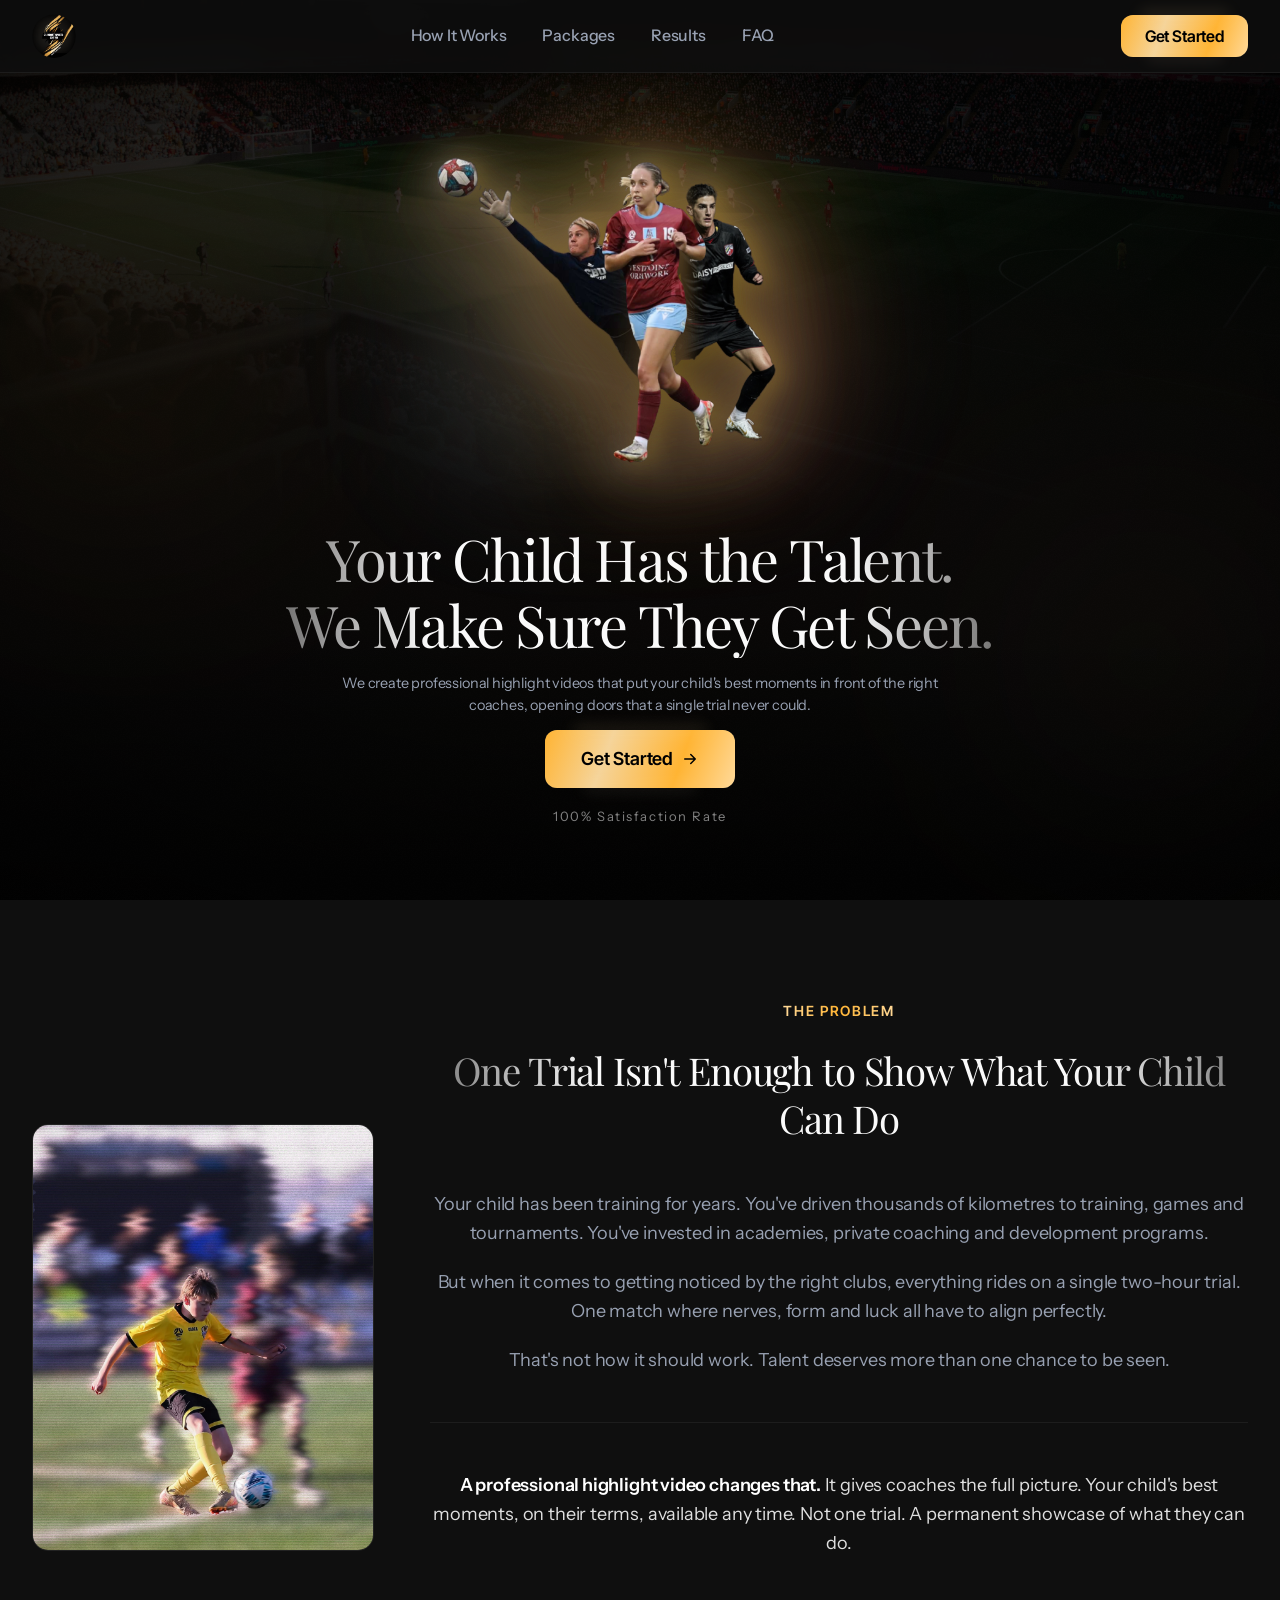
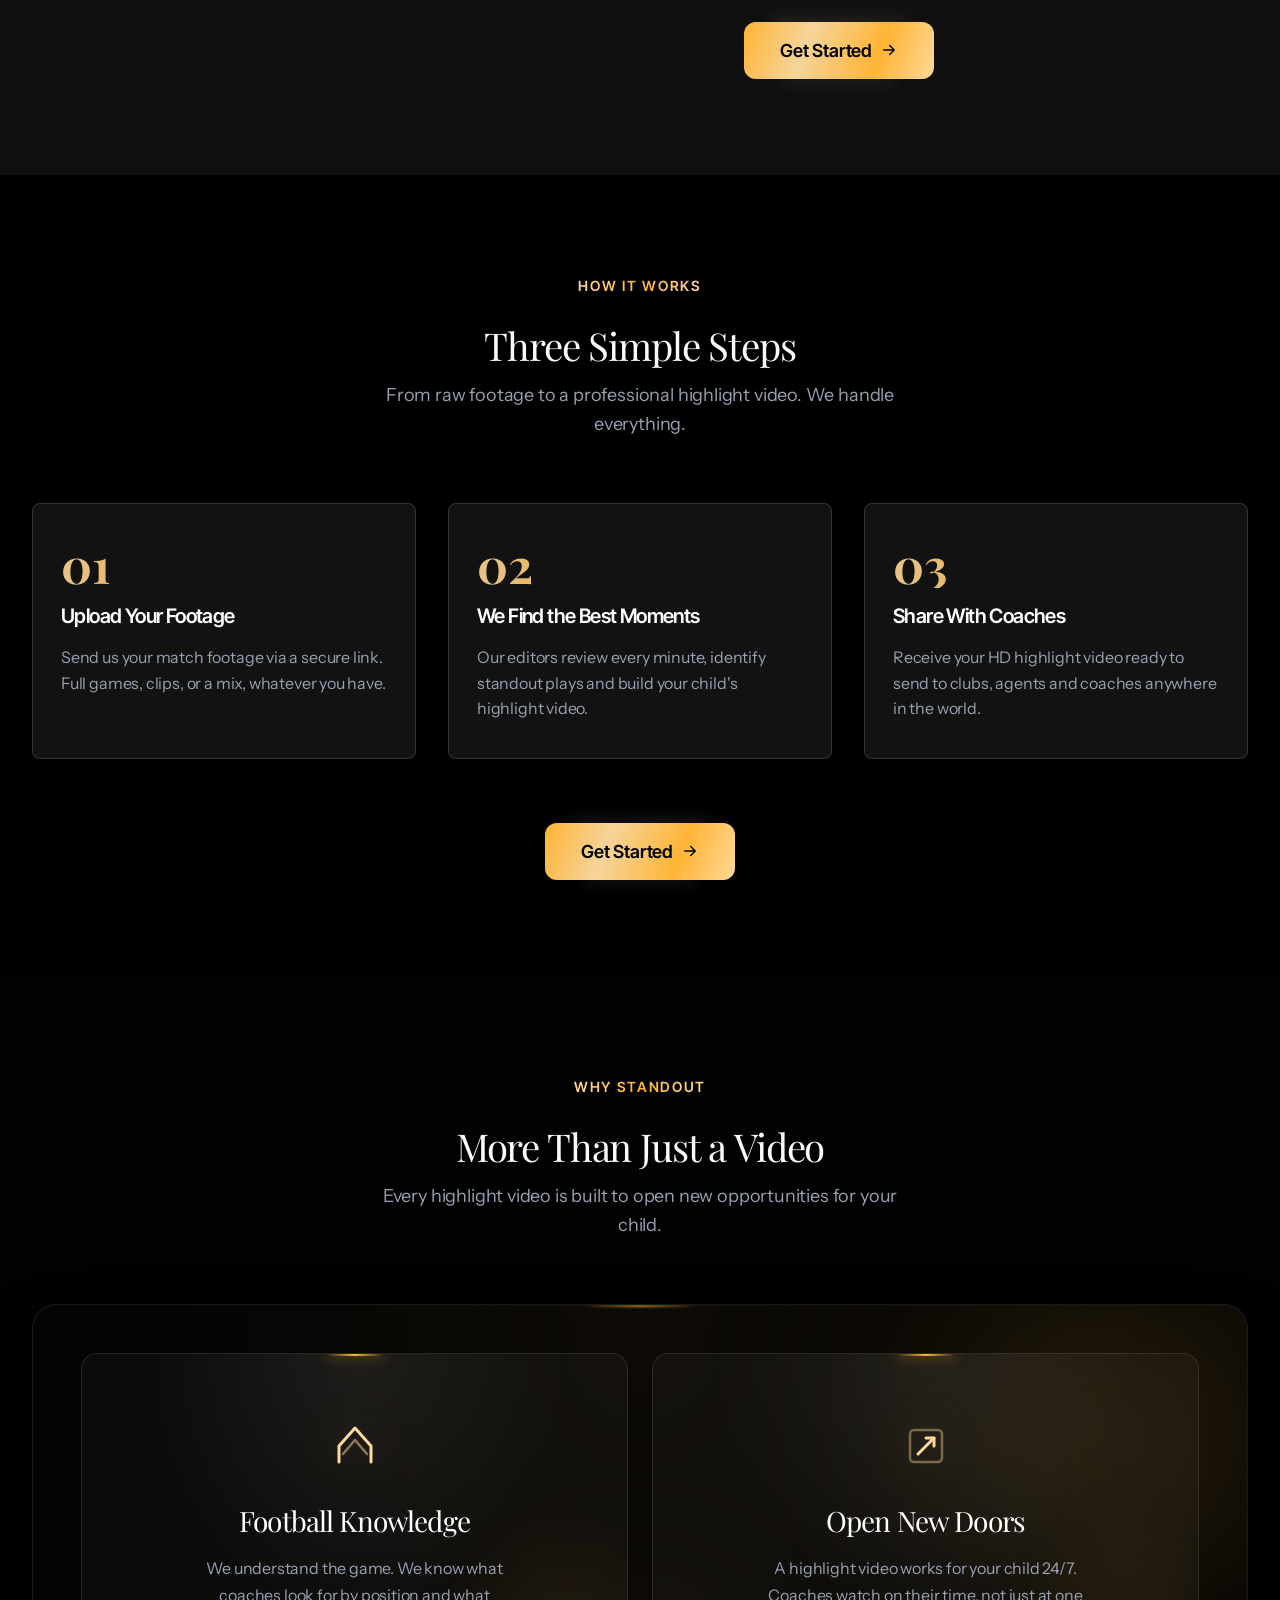
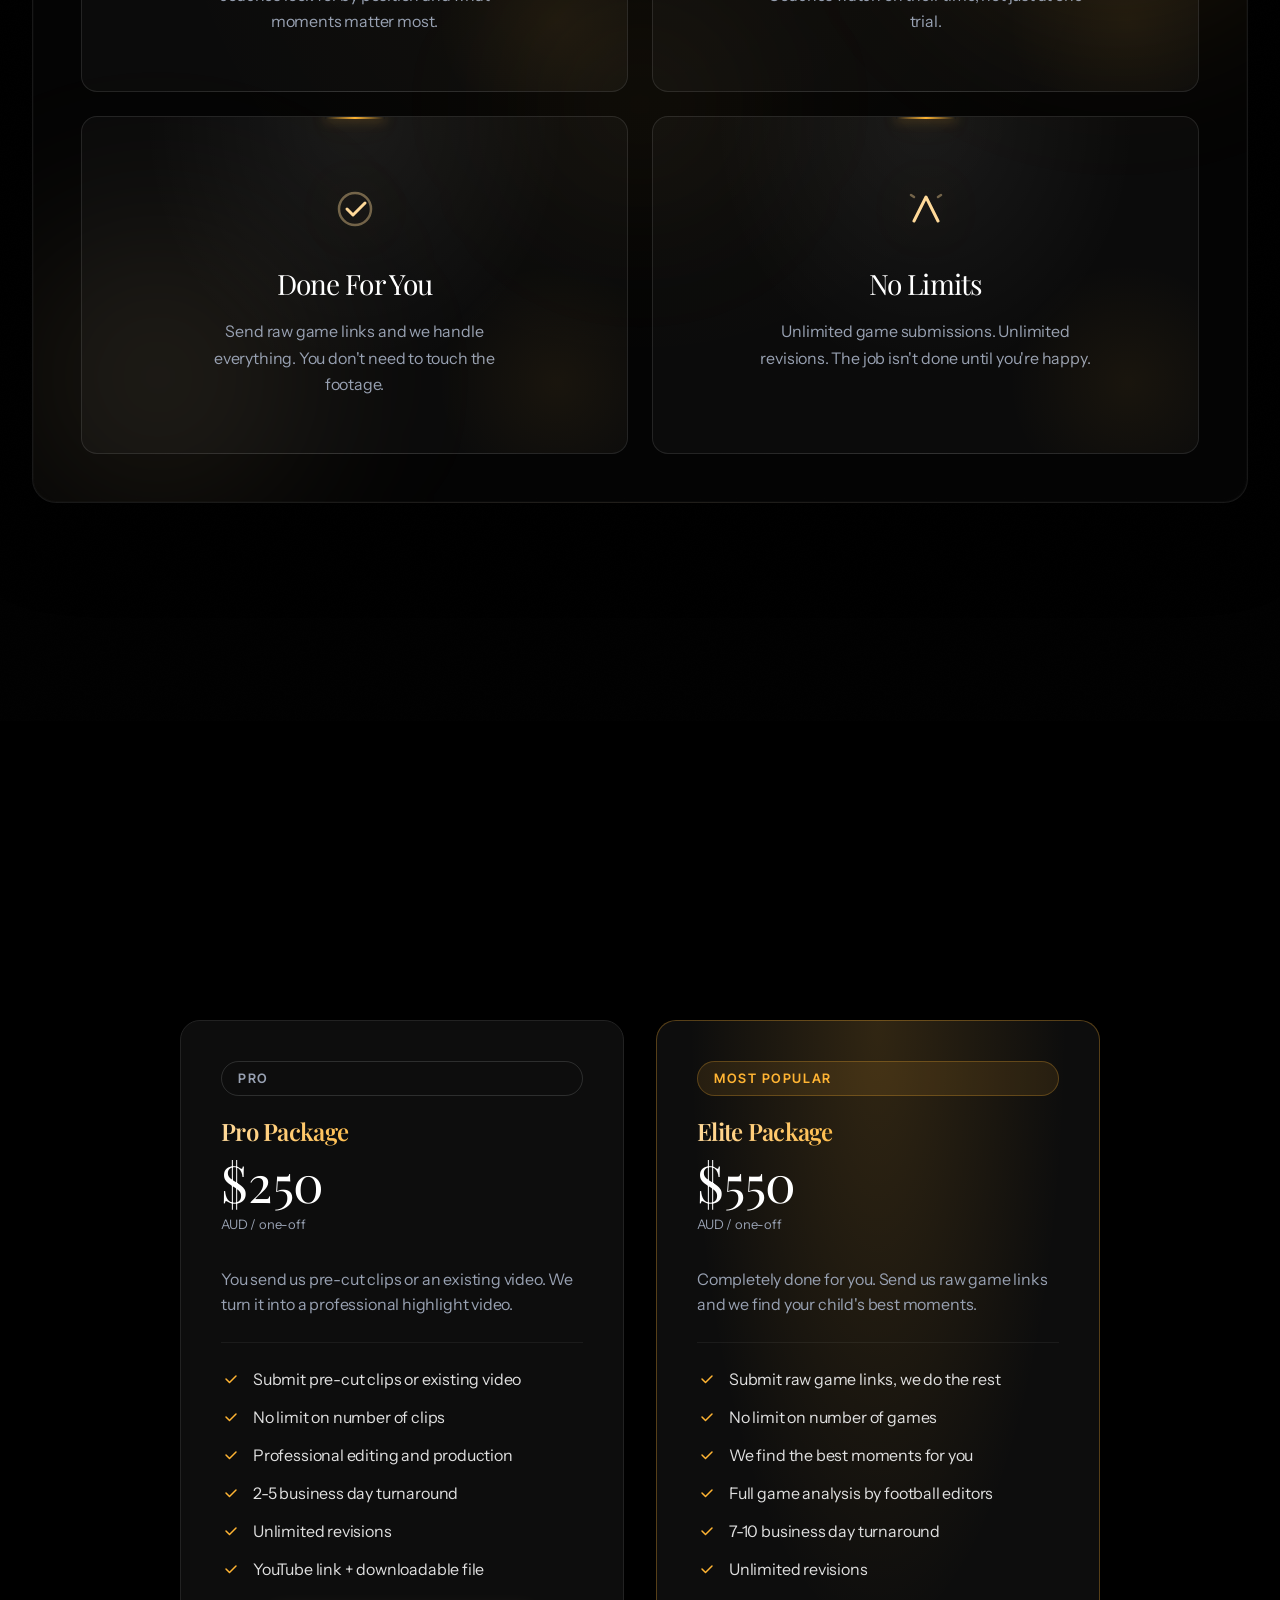
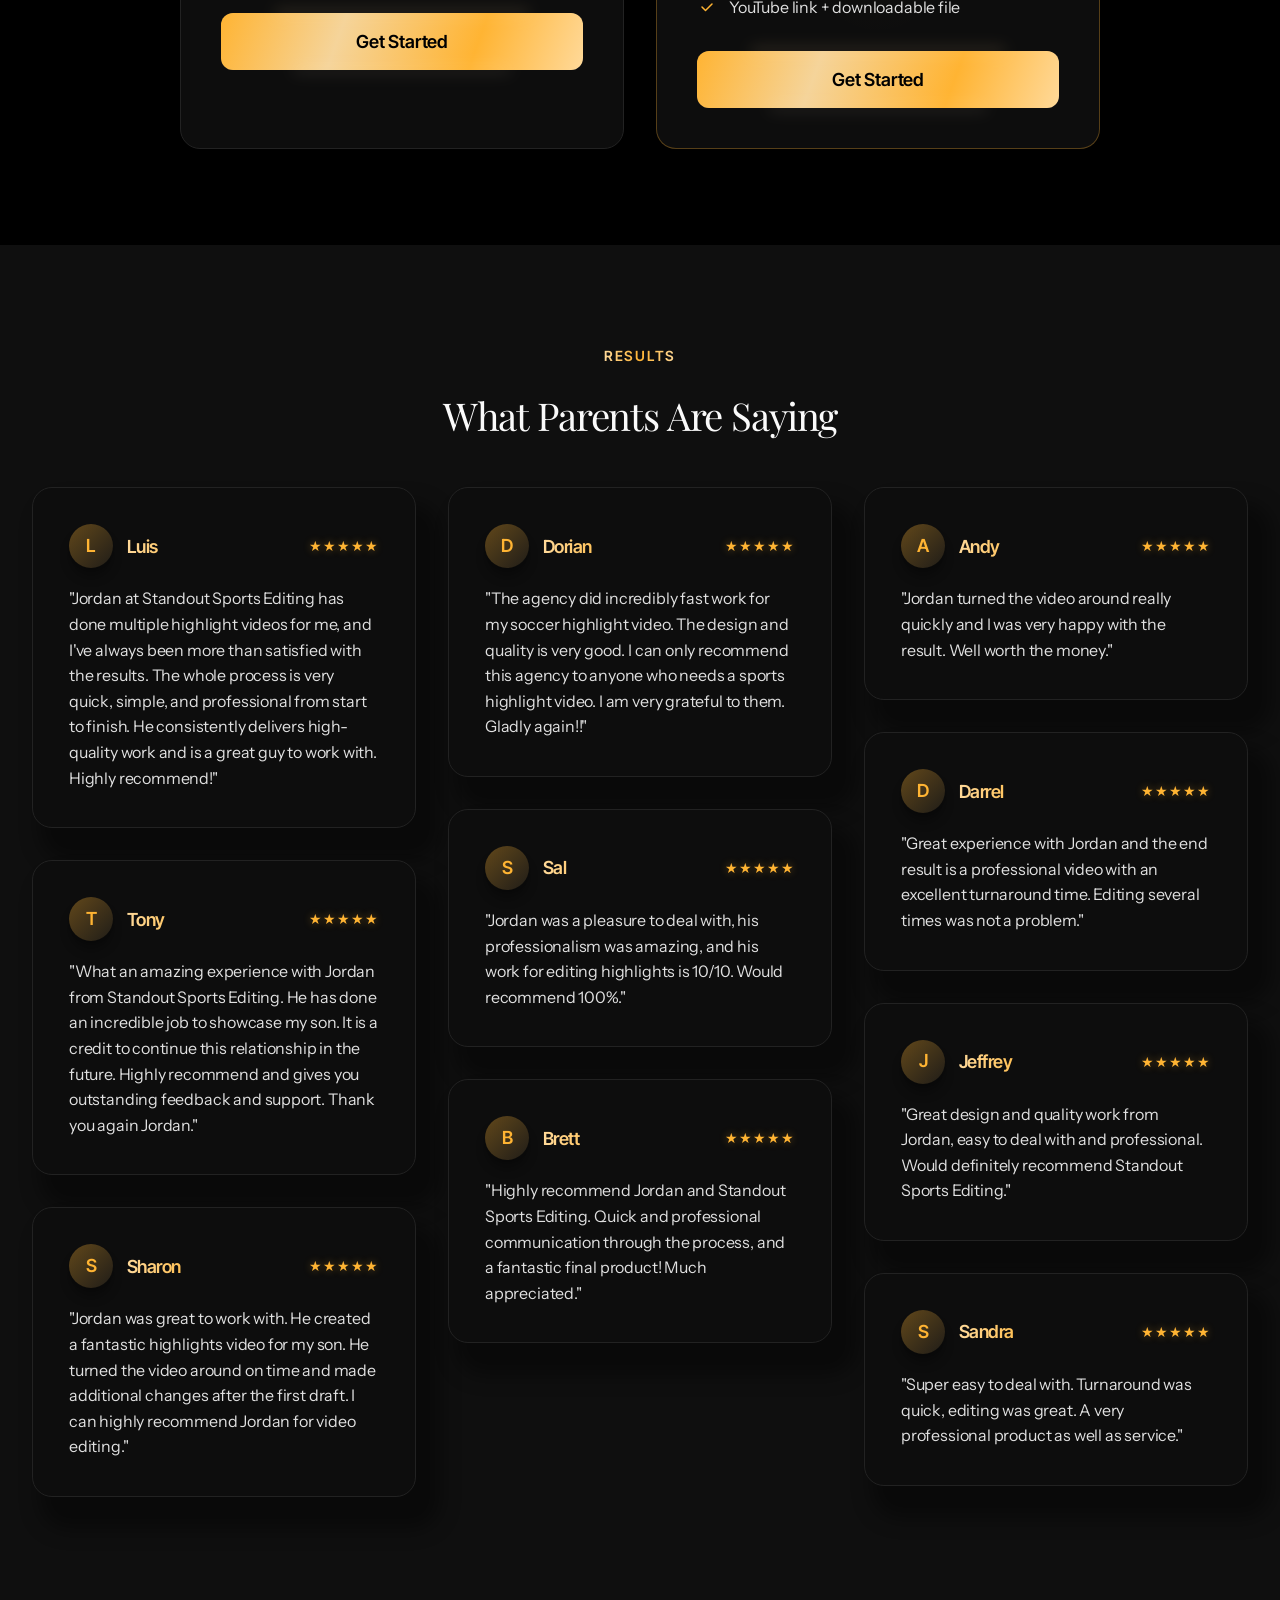
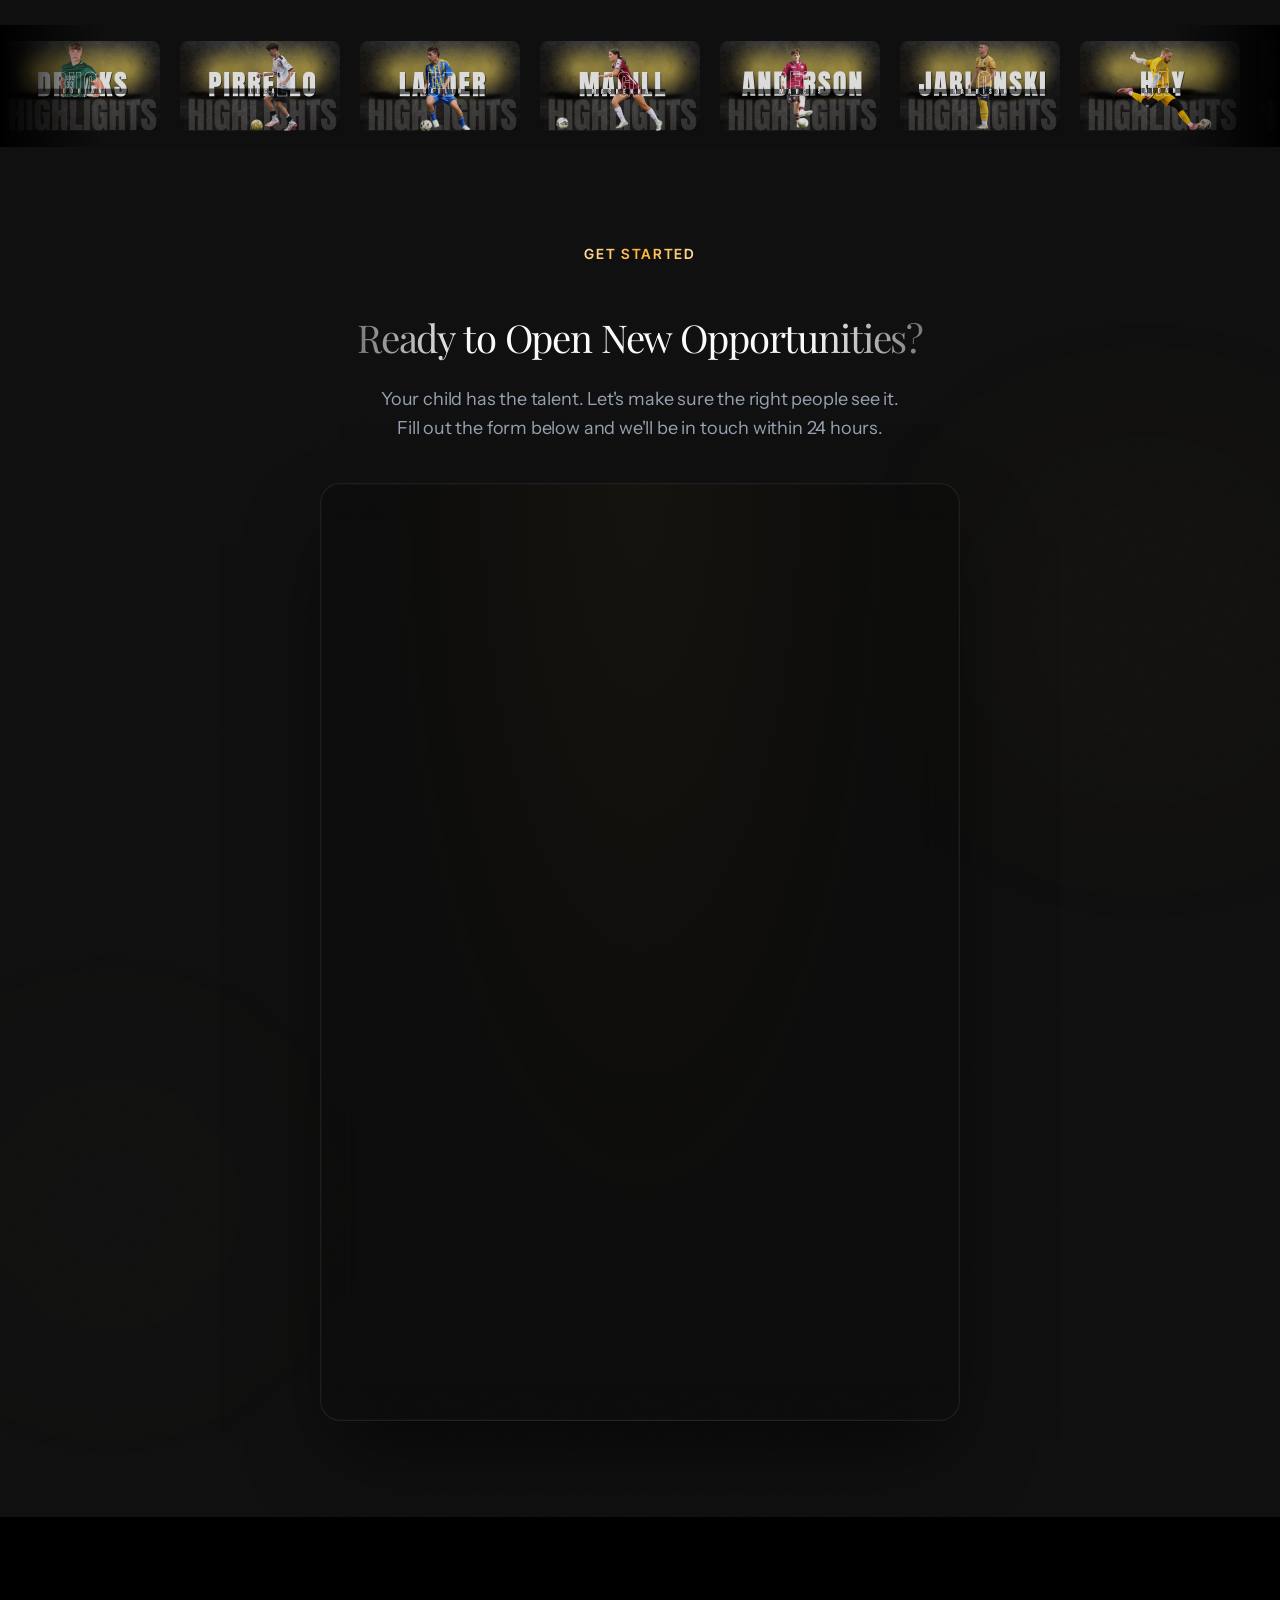
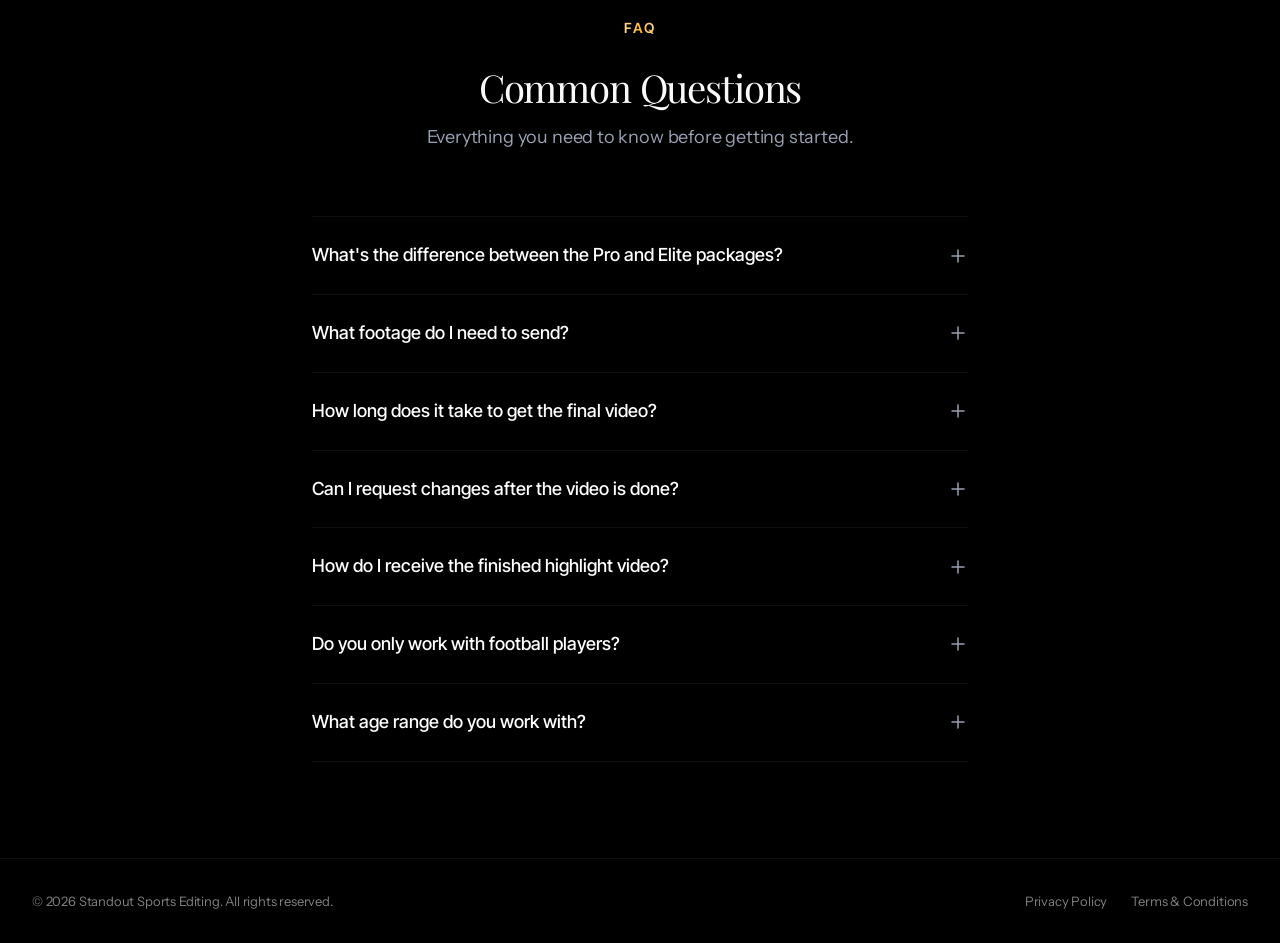
<file: index.html>
<!DOCTYPE html>
<html lang="en-AU">
<head>
  <meta charset="UTF-8">
  <meta name="viewport" content="width=device-width, initial-scale=1.0">
  <title>Standout Sports Editing | Professional Highlight Videos for Football Players</title>
  <meta name="description" content="Professional highlight videos for competitive Australian football players. We turn raw match footage into a tool that opens doors to new opportunities.">

  <!-- Open Graph -->
  <meta property="og:type" content="website">
  <meta property="og:title" content="Standout Sports Editing">
  <meta property="og:description" content="Professional highlight videos for competitive Australian football players.">

  <!-- Favicon -->
  <link rel="icon" type="image/png" href="Logo/Circlelogo%20(1).png">
  <link rel="apple-touch-icon" href="Logo/Circlelogo%20(1).png">

  <!-- Meta Pixel Code -->
  <script>
  !function(f,b,e,v,n,t,s)
  {if(f.fbq)return;n=f.fbq=function(){n.callMethod?
  n.callMethod.apply(n,arguments):n.queue.push(arguments)};
  if(!f._fbq)f._fbq=n;n.push=n;n.loaded=!0;n.version='2.0';
  n.queue=[];t=b.createElement(e);t.async=!0;
  t.src=v;s=b.getElementsByTagName(e)[0];
  s.parentNode.insertBefore(t,s)}(window, document,'script',
  'https://connect.facebook.net/en_US/fbevents.js');
  fbq('init', '509986432991824');
  fbq('track', 'PageView');
  </script>
  <noscript><img height="1" width="1" style="display:none"
  src="https://www.facebook.com/tr?id=509986432991824&ev=PageView&noscript=1"
  /></noscript>
  <!-- End Meta Pixel Code -->

  <!-- Fonts: Playfair Display (headings) + Instrument Sans (body) + Inter Tight (display) -->
  <link rel="preconnect" href="https://fonts.googleapis.com">
  <link rel="preconnect" href="https://fonts.gstatic.com" crossorigin>
  <link href="https://fonts.googleapis.com/css2?family=Instrument+Sans:wght@400;500;600;700&family=Inter+Tight:wght@400;500;600;700&family=Playfair+Display:ital,wght@0,400;0,500;0,600;0,700;1,400&display=swap" rel="stylesheet">

  <!-- Stylesheets -->
  <link rel="stylesheet" href="css/variables.css">
  <link rel="stylesheet" href="css/base.css">
  <link rel="stylesheet" href="css/components.css">
  <link rel="stylesheet" href="css/sections.css">
  <link rel="stylesheet" href="css/responsive.css">
</head>
<body>

  <!-- ================================================================
       NAVIGATION
       ================================================================ -->
  <header class="nav" id="nav">
    <div class="nav__inner container">
      <a class="nav__logo" href="#" aria-label="Standout Sports Editing">
        <img class="nav__logo-img" src="Logo/Circlelogo%20(1).png" alt="Standout Sports Editing" />
      </a>

      <nav class="nav__links">
        <a class="nav__link" href="#how-it-works">How It Works</a>
        <a class="nav__link" href="#packages">Packages</a>
        <a class="nav__link" href="#social-proof">Results</a>
        <a class="nav__link" href="#faq">FAQ</a>
      </nav>

      <a class="btn-gold btn-gold--sm nav__cta" href="#inquiry">
        <span class="btn-gold__glow-1"></span>
        <span class="btn-gold__glow-2"></span>
        <span class="btn-gold__inner">Get Started</span>
        <span class="btn-gold__border-top"></span>
        <span class="btn-gold__border-bottom"></span>
      </a>

      <button class="nav__hamburger" aria-label="Open menu" aria-expanded="false">
        <span></span>
        <span></span>
        <span></span>
      </button>
    </div>

    <!-- Mobile nav panel -->
    <div class="nav__mobile-panel">
      <a class="nav__mobile-link" href="#how-it-works">How It Works</a>
      <a class="nav__mobile-link" href="#packages">Packages</a>
      <a class="nav__mobile-link" href="#social-proof">Results</a>
      <a class="nav__mobile-link" href="#faq">FAQ</a>
      <a class="btn-gold btn-gold--sm" href="#inquiry" style="align-self:flex-start;margin-top:8px">
        <span class="btn-gold__glow-1"></span>
        <span class="btn-gold__glow-2"></span>
        <span class="btn-gold__inner">Get Started</span>
        <span class="btn-gold__border-top"></span>
        <span class="btn-gold__border-bottom"></span>
      </a>
    </div>
  </header>


  <!-- ================================================================
       SECTION 1: HERO
       ================================================================ -->
  <section class="hero" id="hero">
    <!-- Stadium atmosphere base (CSS-generated, always present) -->
    <div class="hero__atmosphere"></div>
    <!-- Optional photo layer: drop JPG at Images/hero-stadium.jpg -->
    <div class="hero__bg"></div>
    <!-- Vignette + darkening for legibility + theme cohesion -->
    <div class="hero__vignette"></div>

    <!-- Canvas particle dust -->
    <canvas class="hero__particles" id="hero-particles"></canvas>
    <div class="noise-overlay"></div>

    <!-- Ambient glow orbs (warm floodlight hint) -->
    <div class="hero__orb hero__orb--1"></div>
    <div class="hero__orb hero__orb--2"></div>

    <div class="hero__content container text-center" data-reveal>
      <!-- Hero composite image with holographic glow -->
      <div class="hero__image-wrap">
        <img class="hero__image" src="Images/Hero_%201%20(1).png" alt="Elite youth footballers in action" />
      </div>
      <h1 class="hero__headline headline-fade">
        Your Child Has the Talent.<br>We Make Sure They Get Seen.
      </h1>
      <p class="hero__subtext">
        We create professional highlight videos that put your child's best moments
        in front of the right coaches, opening doors that a single trial never could.
      </p>
      <a class="btn-gold" href="#inquiry">
        <span class="btn-gold__glow-1"></span>
        <span class="btn-gold__glow-2"></span>
        <span class="btn-gold__inner">
          Get Started
          <svg class="btn-gold__arrow" viewBox="0 0 18 18" fill="none" xmlns="http://www.w3.org/2000/svg">
            <path d="M3.75 9H14.25M14.25 9L9.75 4.5M14.25 9L9.75 13.5" stroke="currentColor" stroke-width="1.5" stroke-linecap="round" stroke-linejoin="round"/>
          </svg>
        </span>
        <span class="btn-gold__border-top"></span>
        <span class="btn-gold__border-bottom"></span>
      </a>
      <p class="hero__proof">100% Satisfaction Rate</p>
    </div>
  </section>


  <!-- ================================================================
       SECTION 2: PROBLEM / AGITATION
       ================================================================ -->
  <section class="problem" id="problem">
    <div class="container" data-reveal>
      <div class="problem__grid">
        <div class="problem__image-wrap">
          <img class="problem__image" src="Images/its-time.png" alt="It's Time — Standout Sports Editing" loading="lazy" />
        </div>
        <div class="problem__text">
          <span class="eyebrow gold-text">The Problem</span>
          <h2 class="problem__headline headline-fade">
            One Trial Isn't Enough to Show What Your Child Can Do
          </h2>
          <div class="problem__body">
            <p>
              Your child has been training for years. You've driven thousands of kilometres to training,
              games and tournaments. You've invested in academies, private coaching and development programs.
            </p>
            <p>
              But when it comes to getting noticed by the right clubs, everything rides on a single
              two-hour trial. One match where nerves, form and luck all have to align perfectly.
            </p>
            <p>
              That's not how it should work. Talent deserves more than one chance to be seen.
            </p>
          </div>
          <div class="problem__pivot">
            <p>
              <strong>A professional highlight video changes that.</strong> It gives coaches the full
              picture. Your child's best moments, on their terms, available any time. Not one trial.
              A permanent showcase of what they can do.
            </p>
          </div>
          <div class="section-cta" data-reveal>
            <a class="btn-gold" href="#inquiry">
              <span class="btn-gold__glow-1"></span>
              <span class="btn-gold__glow-2"></span>
              <span class="btn-gold__inner">
                Get Started
                <svg class="btn-gold__arrow" viewBox="0 0 18 18" fill="none" xmlns="http://www.w3.org/2000/svg">
                  <path d="M3.75 9H14.25M14.25 9L9.75 4.5M14.25 9L9.75 13.5" stroke="currentColor" stroke-width="1.5" stroke-linecap="round" stroke-linejoin="round"/>
                </svg>
              </span>
              <span class="btn-gold__border-top"></span>
              <span class="btn-gold__border-bottom"></span>
            </a>
          </div>
        </div>
      </div>
    </div>
  </section>


  <!-- ================================================================
       SECTION 3: HOW IT WORKS
       ================================================================ -->
  <section class="how-it-works" id="how-it-works">
    <div class="container text-center">
      <div data-reveal>
        <span class="eyebrow gold-text">How It Works</span>
        <h2 class="headline-fade">Three Simple Steps</h2>
        <p class="section-subtitle">From raw footage to a professional highlight video. We handle everything.</p>
      </div>

      <div class="steps-grid">
        <div class="glass-card step-card" data-reveal data-reveal-delay="0">
          <div class="step-card__number gold-text">01</div>
          <h3 class="step-card__title">Upload Your Footage</h3>
          <p class="step-card__desc">
            Send us your match footage via a secure link. Full games, clips, or a mix, whatever you have.
          </p>
        </div>

        <div class="glass-card step-card" data-reveal data-reveal-delay="100">
          <div class="step-card__number gold-text">02</div>
          <h3 class="step-card__title">We Find the Best Moments</h3>
          <p class="step-card__desc">
            Our editors review every minute, identify standout plays and build your child's highlight video.
          </p>
        </div>

        <div class="glass-card step-card" data-reveal data-reveal-delay="200">
          <div class="step-card__number gold-text">03</div>
          <h3 class="step-card__title">Share With Coaches</h3>
          <p class="step-card__desc">
            Receive your HD highlight video ready to send to clubs, agents and coaches anywhere in the world.
          </p>
        </div>
      </div>

      <div class="section-cta" data-reveal>
        <a class="btn-gold" href="#inquiry">
          <span class="btn-gold__glow-1"></span>
          <span class="btn-gold__glow-2"></span>
          <span class="btn-gold__inner">
            Get Started
            <svg class="btn-gold__arrow" viewBox="0 0 18 18" fill="none" xmlns="http://www.w3.org/2000/svg">
              <path d="M3.75 9H14.25M14.25 9L9.75 4.5M14.25 9L9.75 13.5" stroke="currentColor" stroke-width="1.5" stroke-linecap="round" stroke-linejoin="round"/>
            </svg>
          </span>
          <span class="btn-gold__border-top"></span>
          <span class="btn-gold__border-bottom"></span>
        </a>
      </div>
    </div>
  </section>


  <!-- ================================================================
       SECTION 4: OUTCOMES & BENEFITS (consulting.com 2x2 card grid)
       ================================================================ -->
  <section class="benefits" id="benefits">
    <!-- Particle canvas for ambient dust -->
    <canvas class="benefits__particles" id="benefits-particles"></canvas>
    <div class="noise-overlay"></div>

    <div class="container text-center">
      <div data-reveal>
        <span class="eyebrow gold-text">Why Standout</span>
        <h2 class="headline-fade">More Than Just a Video</h2>
        <p class="section-subtitle">Every highlight video is built to open new opportunities for your child.</p>
      </div>

      <!-- Outer container card (consulting.com wrapper) -->
      <div class="benefits-wrapper" data-reveal>
        <!-- Ambient glow orbs inside wrapper -->
        <div class="benefits-wrapper__orb benefits-wrapper__orb--1"></div>
        <div class="benefits-wrapper__orb benefits-wrapper__orb--2"></div>
        <div class="benefits-wrapper__orb benefits-wrapper__orb--3"></div>

        <div class="benefits-grid">
          <!-- Card 1: Football Knowledge -->
          <div class="benefit-card" data-reveal data-reveal-delay="0">
            <div class="benefit-card__icon">
              <svg width="72" height="72" viewBox="0 0 72 72" fill="none" xmlns="http://www.w3.org/2000/svg">
                <path d="M20 52V36L36 18L52 36V52" stroke="url(#bic1)" stroke-width="3" stroke-linecap="round" stroke-linejoin="round"/>
                <path d="M36 18V52" stroke="url(#bic1)" stroke-width="3" stroke-linecap="round"/>
                <path d="M24 44L36 30L48 44" stroke="url(#bic1)" stroke-width="2.5" stroke-linecap="round" stroke-linejoin="round" opacity="0.5"/>
                <defs><linearGradient id="bic1" x1="16" y1="16" x2="56" y2="56"><stop stop-color="#FFD999"/><stop offset="1" stop-color="#FFB433"/></linearGradient></defs>
              </svg>
            </div>
            <h3 class="benefit-card__title">Football Knowledge</h3>
            <p class="benefit-card__desc">
              We understand the game. We know what coaches
              look for by position and what moments matter most.
            </p>
          </div>

          <!-- Card 2: Open New Doors -->
          <div class="benefit-card" data-reveal data-reveal-delay="100">
            <div class="benefit-card__icon">
              <svg width="72" height="72" viewBox="0 0 72 72" fill="none" xmlns="http://www.w3.org/2000/svg">
                <path d="M28 44L44 28" stroke="url(#bic2)" stroke-width="3" stroke-linecap="round"/>
                <path d="M36 28H44V36" stroke="url(#bic2)" stroke-width="3" stroke-linecap="round" stroke-linejoin="round"/>
                <rect x="20" y="20" width="32" height="32" rx="4" stroke="url(#bic2)" stroke-width="2.5" opacity="0.4"/>
                <defs><linearGradient id="bic2" x1="16" y1="16" x2="56" y2="56"><stop stop-color="#FFD999"/><stop offset="1" stop-color="#FFB433"/></linearGradient></defs>
              </svg>
            </div>
            <h3 class="benefit-card__title">Open New Doors</h3>
            <p class="benefit-card__desc">
              A highlight video works for your child 24/7.
              Coaches watch on their time, not just at one trial.
            </p>
          </div>

          <!-- Card 3: Done For You -->
          <div class="benefit-card" data-reveal data-reveal-delay="200">
            <div class="benefit-card__icon">
              <svg width="72" height="72" viewBox="0 0 72 72" fill="none" xmlns="http://www.w3.org/2000/svg">
                <circle cx="36" cy="36" r="16" stroke="url(#bic3)" stroke-width="2.5" opacity="0.4"/>
                <path d="M28 36L34 42L46 30" stroke="url(#bic3)" stroke-width="3" stroke-linecap="round" stroke-linejoin="round"/>
                <defs><linearGradient id="bic3" x1="16" y1="16" x2="56" y2="56"><stop stop-color="#FFD999"/><stop offset="1" stop-color="#FFB433"/></linearGradient></defs>
              </svg>
            </div>
            <h3 class="benefit-card__title">Done For You</h3>
            <p class="benefit-card__desc">
              Send raw game links and we handle everything.
              You don't need to touch the footage.
            </p>
          </div>

          <!-- Card 4: No Limits -->
          <div class="benefit-card" data-reveal data-reveal-delay="300">
            <div class="benefit-card__icon">
              <svg width="72" height="72" viewBox="0 0 72 72" fill="none" xmlns="http://www.w3.org/2000/svg">
                <path d="M24 48L36 24L48 48" stroke="url(#bic4)" stroke-width="3" stroke-linecap="round" stroke-linejoin="round"/>
                <path d="M28 40H44" stroke="url(#bic4)" stroke-width="2.5" stroke-linecap="round"/>
                <path d="M36 20V16" stroke="url(#bic4)" stroke-width="3" stroke-linecap="round" opacity="0.5"/>
                <path d="M48 24L51 22" stroke="url(#bic4)" stroke-width="2.5" stroke-linecap="round" opacity="0.4"/>
                <path d="M24 24L21 22" stroke="url(#bic4)" stroke-width="2.5" stroke-linecap="round" opacity="0.4"/>
                <defs><linearGradient id="bic4" x1="16" y1="16" x2="56" y2="56"><stop stop-color="#FFD999"/><stop offset="1" stop-color="#FFB433"/></linearGradient></defs>
              </svg>
            </div>
            <h3 class="benefit-card__title">No Limits</h3>
            <p class="benefit-card__desc">
              Unlimited game submissions. Unlimited revisions.
              The job isn't done until you're happy.
            </p>
          </div>
        </div>
      </div>

      <div class="section-cta" data-reveal>
        <a class="btn-gold" href="#inquiry">
          <span class="btn-gold__glow-1"></span>
          <span class="btn-gold__glow-2"></span>
          <span class="btn-gold__inner">
            Get Started
            <svg class="btn-gold__arrow" viewBox="0 0 18 18" fill="none" xmlns="http://www.w3.org/2000/svg">
              <path d="M3.75 9H14.25M14.25 9L9.75 4.5M14.25 9L9.75 13.5" stroke="currentColor" stroke-width="1.5" stroke-linecap="round" stroke-linejoin="round"/>
            </svg>
          </span>
          <span class="btn-gold__border-top"></span>
          <span class="btn-gold__border-bottom"></span>
        </a>
      </div>
    </div>
  </section>


  <!-- ================================================================
       SECTION 5: PACKAGES
       ================================================================ -->
  <section class="packages" id="packages">
    <div class="container text-center">
      <div data-reveal>
        <span class="eyebrow gold-text">Packages</span>
        <h2 class="headline-fade">Choose Your Package</h2>
        <p class="section-subtitle">Two options. Both built to showcase your child at their best.</p>
      </div>

      <div class="packages-grid">
        <!-- PRO PACKAGE -->
        <div class="solid-card package-card" data-reveal data-reveal-delay="0">
          <span class="package-card__badge">Pro</span>
          <h3 class="package-card__name gold-text">Pro Package</h3>
          <div class="package-card__price">$250</div>
          <p class="package-card__price-note">AUD / one-off</p>
          <p class="package-card__desc">
            You send us pre-cut clips or an existing video. We turn it into a professional highlight video.
          </p>
          <hr class="package-card__divider">
          <ul class="package-card__features">
            <li class="package-card__feature">
              <svg class="package-card__feature-icon" viewBox="0 0 20 20" fill="none"><path d="M5 10L8.5 13.5L15 7" stroke="currentColor" stroke-width="1.5" stroke-linecap="round" stroke-linejoin="round"/></svg>
              Submit pre-cut clips or existing video
            </li>
            <li class="package-card__feature">
              <svg class="package-card__feature-icon" viewBox="0 0 20 20" fill="none"><path d="M5 10L8.5 13.5L15 7" stroke="currentColor" stroke-width="1.5" stroke-linecap="round" stroke-linejoin="round"/></svg>
              No limit on number of clips
            </li>
            <li class="package-card__feature">
              <svg class="package-card__feature-icon" viewBox="0 0 20 20" fill="none"><path d="M5 10L8.5 13.5L15 7" stroke="currentColor" stroke-width="1.5" stroke-linecap="round" stroke-linejoin="round"/></svg>
              Professional editing and production
            </li>
            <li class="package-card__feature">
              <svg class="package-card__feature-icon" viewBox="0 0 20 20" fill="none"><path d="M5 10L8.5 13.5L15 7" stroke="currentColor" stroke-width="1.5" stroke-linecap="round" stroke-linejoin="round"/></svg>
              2-5 business day turnaround
            </li>
            <li class="package-card__feature">
              <svg class="package-card__feature-icon" viewBox="0 0 20 20" fill="none"><path d="M5 10L8.5 13.5L15 7" stroke="currentColor" stroke-width="1.5" stroke-linecap="round" stroke-linejoin="round"/></svg>
              Unlimited revisions
            </li>
            <li class="package-card__feature">
              <svg class="package-card__feature-icon" viewBox="0 0 20 20" fill="none"><path d="M5 10L8.5 13.5L15 7" stroke="currentColor" stroke-width="1.5" stroke-linecap="round" stroke-linejoin="round"/></svg>
              YouTube link + downloadable file
            </li>
          </ul>
          <a class="btn-gold" href="#inquiry">
            <span class="btn-gold__glow-1"></span>
            <span class="btn-gold__glow-2"></span>
            <span class="btn-gold__inner">Get Started</span>
            <span class="btn-gold__border-top"></span>
            <span class="btn-gold__border-bottom"></span>
          </a>
        </div>

        <!-- ELITE PACKAGE -->
        <div class="solid-card solid-card--featured package-card" data-reveal data-reveal-delay="100">
          <span class="package-card__badge">Most Popular</span>
          <h3 class="package-card__name gold-text">Elite Package</h3>
          <div class="package-card__price">$550</div>
          <p class="package-card__price-note">AUD / one-off</p>
          <p class="package-card__desc">
            Completely done for you. Send us raw game links and we find your child's best moments.
          </p>
          <hr class="package-card__divider">
          <ul class="package-card__features">
            <li class="package-card__feature">
              <svg class="package-card__feature-icon" viewBox="0 0 20 20" fill="none"><path d="M5 10L8.5 13.5L15 7" stroke="currentColor" stroke-width="1.5" stroke-linecap="round" stroke-linejoin="round"/></svg>
              Submit raw game links, we do the rest
            </li>
            <li class="package-card__feature">
              <svg class="package-card__feature-icon" viewBox="0 0 20 20" fill="none"><path d="M5 10L8.5 13.5L15 7" stroke="currentColor" stroke-width="1.5" stroke-linecap="round" stroke-linejoin="round"/></svg>
              No limit on number of games
            </li>
            <li class="package-card__feature">
              <svg class="package-card__feature-icon" viewBox="0 0 20 20" fill="none"><path d="M5 10L8.5 13.5L15 7" stroke="currentColor" stroke-width="1.5" stroke-linecap="round" stroke-linejoin="round"/></svg>
              We find the best moments for you
            </li>
            <li class="package-card__feature">
              <svg class="package-card__feature-icon" viewBox="0 0 20 20" fill="none"><path d="M5 10L8.5 13.5L15 7" stroke="currentColor" stroke-width="1.5" stroke-linecap="round" stroke-linejoin="round"/></svg>
              Full game analysis by football editors
            </li>
            <li class="package-card__feature">
              <svg class="package-card__feature-icon" viewBox="0 0 20 20" fill="none"><path d="M5 10L8.5 13.5L15 7" stroke="currentColor" stroke-width="1.5" stroke-linecap="round" stroke-linejoin="round"/></svg>
              7-10 business day turnaround
            </li>
            <li class="package-card__feature">
              <svg class="package-card__feature-icon" viewBox="0 0 20 20" fill="none"><path d="M5 10L8.5 13.5L15 7" stroke="currentColor" stroke-width="1.5" stroke-linecap="round" stroke-linejoin="round"/></svg>
              Unlimited revisions
            </li>
            <li class="package-card__feature">
              <svg class="package-card__feature-icon" viewBox="0 0 20 20" fill="none"><path d="M5 10L8.5 13.5L15 7" stroke="currentColor" stroke-width="1.5" stroke-linecap="round" stroke-linejoin="round"/></svg>
              YouTube link + downloadable file
            </li>
          </ul>
          <a class="btn-gold" href="#inquiry">
            <span class="btn-gold__glow-1"></span>
            <span class="btn-gold__glow-2"></span>
            <span class="btn-gold__inner">Get Started</span>
            <span class="btn-gold__border-top"></span>
            <span class="btn-gold__border-bottom"></span>
          </a>
        </div>
      </div>
    </div>
  </section>


  <!-- ================================================================
       SECTION 6: SOCIAL PROOF
       ================================================================ -->
  <section class="social-proof" id="social-proof">
    <div class="container">
      <!-- Testimonials -->
      <div class="testimonials-section text-center">
        <div data-reveal>
          <span class="eyebrow gold-text">Results</span>
          <h2 class="headline-fade">What Parents Are Saying</h2>
        </div>

        <div class="testimonials-grid">
          <div class="testimonial-card" data-reveal data-reveal-delay="0">
            <div class="testimonial-card__header">
              <div class="testimonial-card__avatar">L</div>
              <h4 class="testimonial-card__name gold-text">Luis</h4>
              <div class="testimonial-card__stars" aria-label="5 out of 5 stars">★★★★★</div>
            </div>
            <blockquote class="testimonial-card__quote">
              "Jordan at Standout Sports Editing has done multiple highlight videos for me, and I've always been more than satisfied with the results. The whole process is very quick, simple, and professional from start to finish. He consistently delivers high-quality work and is a great guy to work with. Highly recommend!"
            </blockquote>
          </div>

          <div class="testimonial-card" data-reveal data-reveal-delay="60">
            <div class="testimonial-card__header">
              <div class="testimonial-card__avatar">T</div>
              <h4 class="testimonial-card__name gold-text">Tony</h4>
              <div class="testimonial-card__stars" aria-label="5 out of 5 stars">★★★★★</div>
            </div>
            <blockquote class="testimonial-card__quote">
              "What an amazing experience with Jordan from Standout Sports Editing. He has done an incredible job to showcase my son. It is a credit to continue this relationship in the future. Highly recommend and gives you outstanding feedback and support. Thank you again Jordan."
            </blockquote>
          </div>

          <div class="testimonial-card" data-reveal data-reveal-delay="120">
            <div class="testimonial-card__header">
              <div class="testimonial-card__avatar">S</div>
              <h4 class="testimonial-card__name gold-text">Sharon</h4>
              <div class="testimonial-card__stars" aria-label="5 out of 5 stars">★★★★★</div>
            </div>
            <blockquote class="testimonial-card__quote">
              "Jordan was great to work with. He created a fantastic highlights video for my son. He turned the video around on time and made additional changes after the first draft. I can highly recommend Jordan for video editing."
            </blockquote>
          </div>

          <div class="testimonial-card" data-reveal data-reveal-delay="180">
            <div class="testimonial-card__header">
              <div class="testimonial-card__avatar">D</div>
              <h4 class="testimonial-card__name gold-text">Dorian</h4>
              <div class="testimonial-card__stars" aria-label="5 out of 5 stars">★★★★★</div>
            </div>
            <blockquote class="testimonial-card__quote">
              "The agency did incredibly fast work for my soccer highlight video. The design and quality is very good. I can only recommend this agency to anyone who needs a sports highlight video. I am very grateful to them. Gladly again!!"
            </blockquote>
          </div>

          <div class="testimonial-card" data-reveal data-reveal-delay="0">
            <div class="testimonial-card__header">
              <div class="testimonial-card__avatar">S</div>
              <h4 class="testimonial-card__name gold-text">Sal</h4>
              <div class="testimonial-card__stars" aria-label="5 out of 5 stars">★★★★★</div>
            </div>
            <blockquote class="testimonial-card__quote">
              "Jordan was a pleasure to deal with, his professionalism was amazing, and his work for editing highlights is 10/10. Would recommend 100%."
            </blockquote>
          </div>

          <div class="testimonial-card" data-reveal data-reveal-delay="60">
            <div class="testimonial-card__header">
              <div class="testimonial-card__avatar">B</div>
              <h4 class="testimonial-card__name gold-text">Brett</h4>
              <div class="testimonial-card__stars" aria-label="5 out of 5 stars">★★★★★</div>
            </div>
            <blockquote class="testimonial-card__quote">
              "Highly recommend Jordan and Standout Sports Editing. Quick and professional communication through the process, and a fantastic final product! Much appreciated."
            </blockquote>
          </div>

          <div class="testimonial-card" data-reveal data-reveal-delay="120">
            <div class="testimonial-card__header">
              <div class="testimonial-card__avatar">A</div>
              <h4 class="testimonial-card__name gold-text">Andy</h4>
              <div class="testimonial-card__stars" aria-label="5 out of 5 stars">★★★★★</div>
            </div>
            <blockquote class="testimonial-card__quote">
              "Jordan turned the video around really quickly and I was very happy with the result. Well worth the money."
            </blockquote>
          </div>

          <div class="testimonial-card" data-reveal data-reveal-delay="180">
            <div class="testimonial-card__header">
              <div class="testimonial-card__avatar">D</div>
              <h4 class="testimonial-card__name gold-text">Darrel</h4>
              <div class="testimonial-card__stars" aria-label="5 out of 5 stars">★★★★★</div>
            </div>
            <blockquote class="testimonial-card__quote">
              "Great experience with Jordan and the end result is a professional video with an excellent turnaround time. Editing several times was not a problem."
            </blockquote>
          </div>

          <div class="testimonial-card" data-reveal data-reveal-delay="0">
            <div class="testimonial-card__header">
              <div class="testimonial-card__avatar">J</div>
              <h4 class="testimonial-card__name gold-text">Jeffrey</h4>
              <div class="testimonial-card__stars" aria-label="5 out of 5 stars">★★★★★</div>
            </div>
            <blockquote class="testimonial-card__quote">
              "Great design and quality work from Jordan, easy to deal with and professional. Would definitely recommend Standout Sports Editing."
            </blockquote>
          </div>

          <div class="testimonial-card" data-reveal data-reveal-delay="60">
            <div class="testimonial-card__header">
              <div class="testimonial-card__avatar">S</div>
              <h4 class="testimonial-card__name gold-text">Sandra</h4>
              <div class="testimonial-card__stars" aria-label="5 out of 5 stars">★★★★★</div>
            </div>
            <blockquote class="testimonial-card__quote">
              "Super easy to deal with. Turnaround was quick, editing was great. A very professional product as well as service."
            </blockquote>
          </div>
        </div>
      </div>
    </div>
  </section>


  <!-- ================================================================
       THUMBNAIL SLIDER — Recent Work
       ================================================================ -->
  <section class="thumb-slider" aria-label="Recent highlight video thumbnails">
    <div class="thumb-slider__track">
      <img src="thumbnails/Dorian.png" alt="Highlight video thumbnail" loading="lazy" />
      <img src="thumbnails/Dorian%20(2).png" alt="Highlight video thumbnail" loading="lazy" />
      <img src="thumbnails/Dorian%20(3).png" alt="Highlight video thumbnail" loading="lazy" />
      <img src="thumbnails/Dorian%20(4).png" alt="Highlight video thumbnail" loading="lazy" />
      <img src="thumbnails/Dorian%20(5).png" alt="Highlight video thumbnail" loading="lazy" />
      <img src="thumbnails/Dorian%20(6).png" alt="Highlight video thumbnail" loading="lazy" />
      <img src="thumbnails/Dorian%20(7).png" alt="Highlight video thumbnail" loading="lazy" />
      <img src="thumbnails/Dorian%20(8).png" alt="Highlight video thumbnail" loading="lazy" />
      <img src="thumbnails/Dorian%20(9).png" alt="Highlight video thumbnail" loading="lazy" />
      <img src="thumbnails/Dorian%20(10).png" alt="Highlight video thumbnail" loading="lazy" />
      <img src="thumbnails/Dorian%20(11).png" alt="Highlight video thumbnail" loading="lazy" />
      <img src="thumbnails/Dorian%20(12).png" alt="Highlight video thumbnail" loading="lazy" />
      <img src="thumbnails/4.png" alt="Highlight video thumbnail" loading="lazy" />
      <!-- Duplicated set for seamless infinite scroll -->
      <img src="thumbnails/Dorian.png" alt="" aria-hidden="true" loading="lazy" />
      <img src="thumbnails/Dorian%20(2).png" alt="" aria-hidden="true" loading="lazy" />
      <img src="thumbnails/Dorian%20(3).png" alt="" aria-hidden="true" loading="lazy" />
      <img src="thumbnails/Dorian%20(4).png" alt="" aria-hidden="true" loading="lazy" />
      <img src="thumbnails/Dorian%20(5).png" alt="" aria-hidden="true" loading="lazy" />
      <img src="thumbnails/Dorian%20(6).png" alt="" aria-hidden="true" loading="lazy" />
      <img src="thumbnails/Dorian%20(7).png" alt="" aria-hidden="true" loading="lazy" />
      <img src="thumbnails/Dorian%20(8).png" alt="" aria-hidden="true" loading="lazy" />
      <img src="thumbnails/Dorian%20(9).png" alt="" aria-hidden="true" loading="lazy" />
      <img src="thumbnails/Dorian%20(10).png" alt="" aria-hidden="true" loading="lazy" />
      <img src="thumbnails/Dorian%20(11).png" alt="" aria-hidden="true" loading="lazy" />
      <img src="thumbnails/Dorian%20(12).png" alt="" aria-hidden="true" loading="lazy" />
      <img src="thumbnails/4.png" alt="" aria-hidden="true" loading="lazy" />
    </div>
  </section>


  <!-- ================================================================
       SECTION 7: FINAL CTA / FORM
       ================================================================ -->
  <section class="final-cta" id="inquiry">
    <canvas class="final-cta__particles" id="cta-particles"></canvas>
    <div class="noise-overlay"></div>

    <!-- Ambient glow orbs -->
    <div class="final-cta__orb final-cta__orb--1"></div>
    <div class="final-cta__orb final-cta__orb--2"></div>

    <div class="final-cta__content container text-center" data-reveal>
      <span class="eyebrow gold-text">Get Started</span>
      <h2 class="final-cta__headline headline-fade">
        Ready to Open New Opportunities?
      </h2>
      <p class="final-cta__subtext">
        Your child has the talent. Let's make sure the right people see it.
        Fill out the form below and we'll be in touch within 24 hours.
      </p>

      <!-- ===== GHL / Optimo embedded form ===== -->
      <div class="form-embed">
        <iframe
          src="https://link.getoptimo.io/widget/form/qEvADiG8sCn352rdkR3V"
          id="inline-qEvADiG8sCn352rdkR3V"
          data-layout="{'id':'INLINE'}"
          data-trigger-type="alwaysShow"
          data-trigger-value=""
          data-activation-type="alwaysActivated"
          data-activation-value=""
          data-deactivation-type="neverDeactivate"
          data-deactivation-value=""
          data-form-name="SSE Web"
          data-height="895"
          data-layout-iframe-id="inline-qEvADiG8sCn352rdkR3V"
          data-form-id="qEvADiG8sCn352rdkR3V"
          title="SSE Web">
        </iframe>
      </div>
    </div>
  </section>


  <!-- ================================================================
       SECTION 8: FAQ
       ================================================================ -->
  <section class="faq" id="faq">
    <div class="container container--narrow">
      <div class="text-center" data-reveal>
        <span class="eyebrow gold-text">FAQ</span>
        <h2 class="headline-fade">Common Questions</h2>
        <p class="section-subtitle">Everything you need to know before getting started.</p>
      </div>

      <div class="accordion" data-reveal>
        <div class="accordion__item">
          <button class="accordion__trigger" aria-expanded="false">
            <span>What's the difference between the Pro and Elite packages?</span>
            <svg class="accordion__icon" viewBox="0 0 20 20" fill="none"><path d="M10 4V16M4 10H16" stroke="currentColor" stroke-width="1.5" stroke-linecap="round"/></svg>
          </button>
          <div class="accordion__content" aria-hidden="true">
            <p>
              With the <strong>Pro package ($250)</strong>, you send us pre-cut clips or an existing video
              and we edit it into a professional highlight video. With the <strong>Elite package ($550)</strong>,
              you send us raw game links and we do everything: watching the footage, finding the best moments,
              and creating the complete highlight video from scratch. The Elite package is fully done for you.
            </p>
          </div>
        </div>

        <div class="accordion__item">
          <button class="accordion__trigger" aria-expanded="false">
            <span>What footage do I need to send?</span>
            <svg class="accordion__icon" viewBox="0 0 20 20" fill="none"><path d="M10 4V16M4 10H16" stroke="currentColor" stroke-width="1.5" stroke-linecap="round"/></svg>
          </button>
          <div class="accordion__content" aria-hidden="true">
            <p>
              We work with all the main game footage platforms — Veo, Hudl, Pixellot and any other match recording software your club uses.
              Just send us the links and we'll handle the rest.
              If you're unsure whether your footage will work, send us a sample and we'll let you know.
            </p>
          </div>
        </div>

        <div class="accordion__item">
          <button class="accordion__trigger" aria-expanded="false">
            <span>How long does it take to get the final video?</span>
            <svg class="accordion__icon" viewBox="0 0 20 20" fill="none"><path d="M10 4V16M4 10H16" stroke="currentColor" stroke-width="1.5" stroke-linecap="round"/></svg>
          </button>
          <div class="accordion__content" aria-hidden="true">
            <p>
              The <strong>Pro package</strong> has a 2 to 5 business day turnaround. The <strong>Elite package</strong>
              takes 7 to 10 business days because we're reviewing full games. If you have a deadline (upcoming trial,
              transfer window), let us know and we'll do our best to accommodate.
            </p>
          </div>
        </div>

        <div class="accordion__item">
          <button class="accordion__trigger" aria-expanded="false">
            <span>Can I request changes after the video is done?</span>
            <svg class="accordion__icon" viewBox="0 0 20 20" fill="none"><path d="M10 4V16M4 10H16" stroke="currentColor" stroke-width="1.5" stroke-linecap="round"/></svg>
          </button>
          <div class="accordion__content" aria-hidden="true">
            <p>
              Yes, both packages include <strong>unlimited revisions</strong>. We'll keep refining until you're
              completely happy with the result. There's no cap on changes and no extra charge.
            </p>
          </div>
        </div>

        <div class="accordion__item">
          <button class="accordion__trigger" aria-expanded="false">
            <span>How do I receive the finished highlight video?</span>
            <svg class="accordion__icon" viewBox="0 0 20 20" fill="none"><path d="M10 4V16M4 10H16" stroke="currentColor" stroke-width="1.5" stroke-linecap="round"/></svg>
          </button>
          <div class="accordion__content" aria-hidden="true">
            <p>
              You'll receive a <strong>YouTube link</strong> (public or unlisted, your choice) plus a
              <strong>downloadable HD file</strong> sent via email. This means you can share it with coaches
              directly, embed it in player profiles, or send it to clubs anywhere in the world.
            </p>
          </div>
        </div>

        <div class="accordion__item">
          <button class="accordion__trigger" aria-expanded="false">
            <span>Do you only work with football players?</span>
            <svg class="accordion__icon" viewBox="0 0 20 20" fill="none"><path d="M10 4V16M4 10H16" stroke="currentColor" stroke-width="1.5" stroke-linecap="round"/></svg>
          </button>
          <div class="accordion__content" aria-hidden="true">
            <p>
              Football is our specialty and where we do our best work. We understand the game, the positions,
              and what coaches are looking for. We occasionally work with other sports, but football is our focus.
            </p>
          </div>
        </div>

        <div class="accordion__item">
          <button class="accordion__trigger" aria-expanded="false">
            <span>What age range do you work with?</span>
            <svg class="accordion__icon" viewBox="0 0 20 20" fill="none"><path d="M10 4V16M4 10H16" stroke="currentColor" stroke-width="1.5" stroke-linecap="round"/></svg>
          </button>
          <div class="accordion__content" aria-hidden="true">
            <p>
              Most of our clients are players aged <strong>14 to 21</strong>. The window where new opportunities
              open up. Whether they're trialling for higher-tier clubs, aiming for state selection, or exploring
              overseas pathways, we can help.
            </p>
          </div>
        </div>
      </div>
    </div>
  </section>


  <script src="https://link.getoptimo.io/js/form_embed.js"></script>


  <!-- ================================================================
       FOOTER
       ================================================================ -->
  <footer class="footer">
    <div class="footer__inner container">
      <p class="footer__copy">&copy; 2026 Standout Sports Editing. All rights reserved.</p>
      <div class="footer__links">
        <a href="privacy.html">Privacy Policy</a>
        <a href="#">Terms &amp; Conditions</a>
      </div>
    </div>
  </footer>


  <!-- ================================================================
       STICKY MOBILE CTA
       ================================================================ -->
  <div class="mobile-cta" id="mobile-cta">
    <a class="btn-gold" href="#inquiry">
      <span class="btn-gold__glow-1"></span>
      <span class="btn-gold__glow-2"></span>
      <span class="btn-gold__inner">Get Started</span>
      <span class="btn-gold__border-top"></span>
      <span class="btn-gold__border-bottom"></span>
    </a>
  </div>


  <!-- Scripts -->
  <script src="js/particles.js"></script>
  <script src="js/scroll-reveal.js"></script>
  <script src="js/accordion.js"></script>
  <script src="js/nav.js"></script>

</body>
</html>
</file>
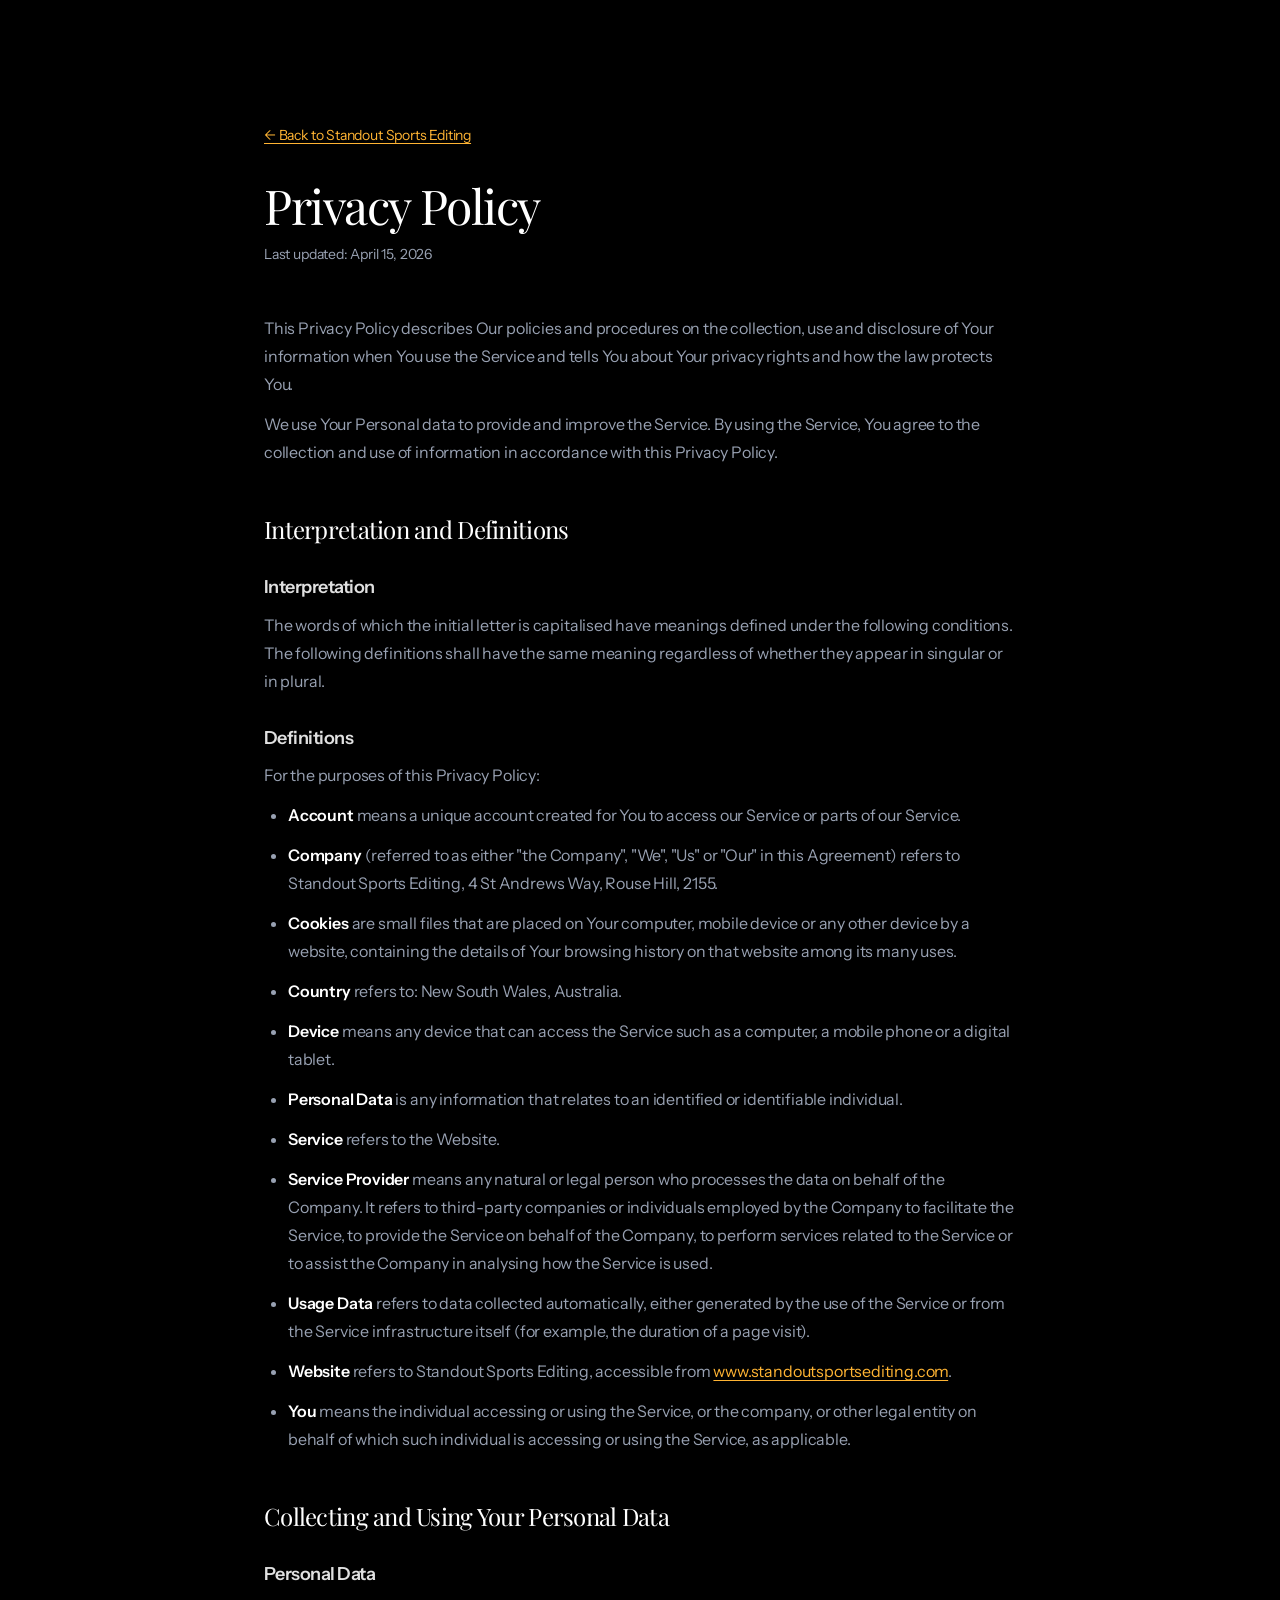
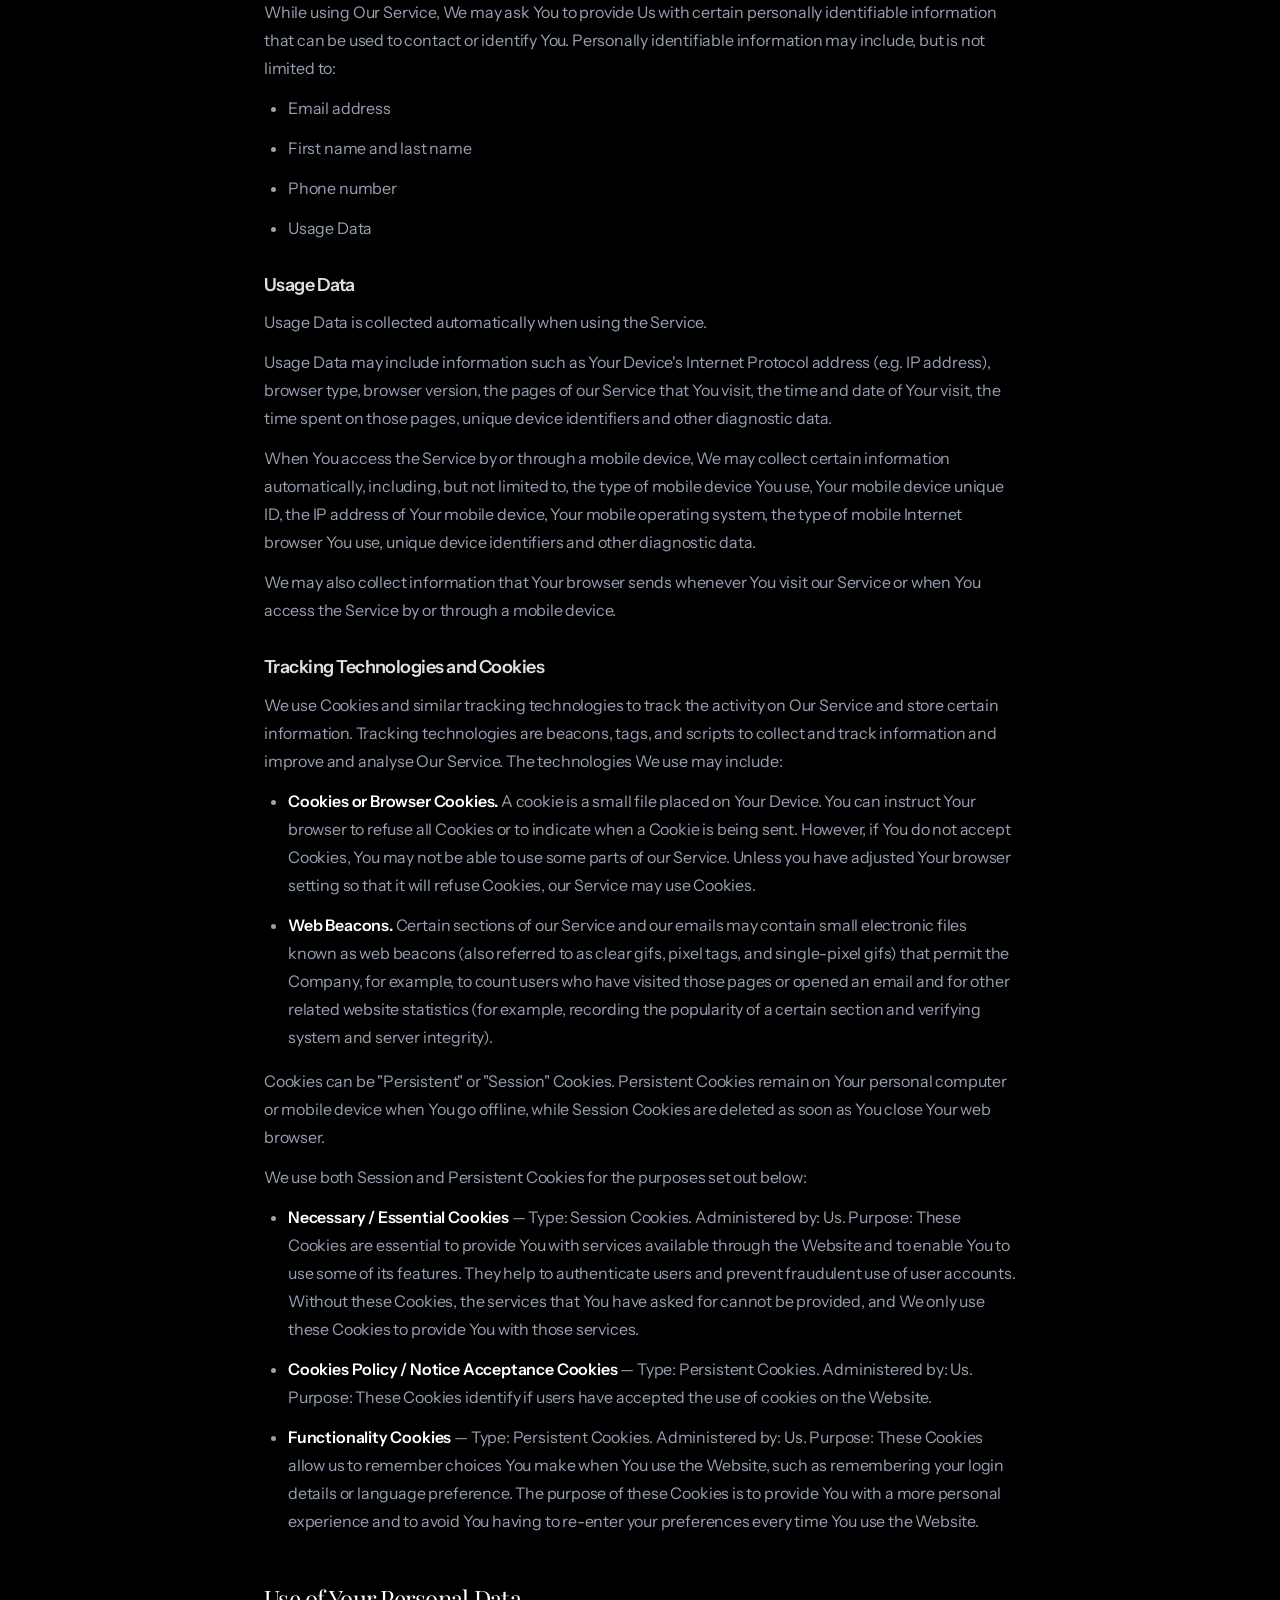
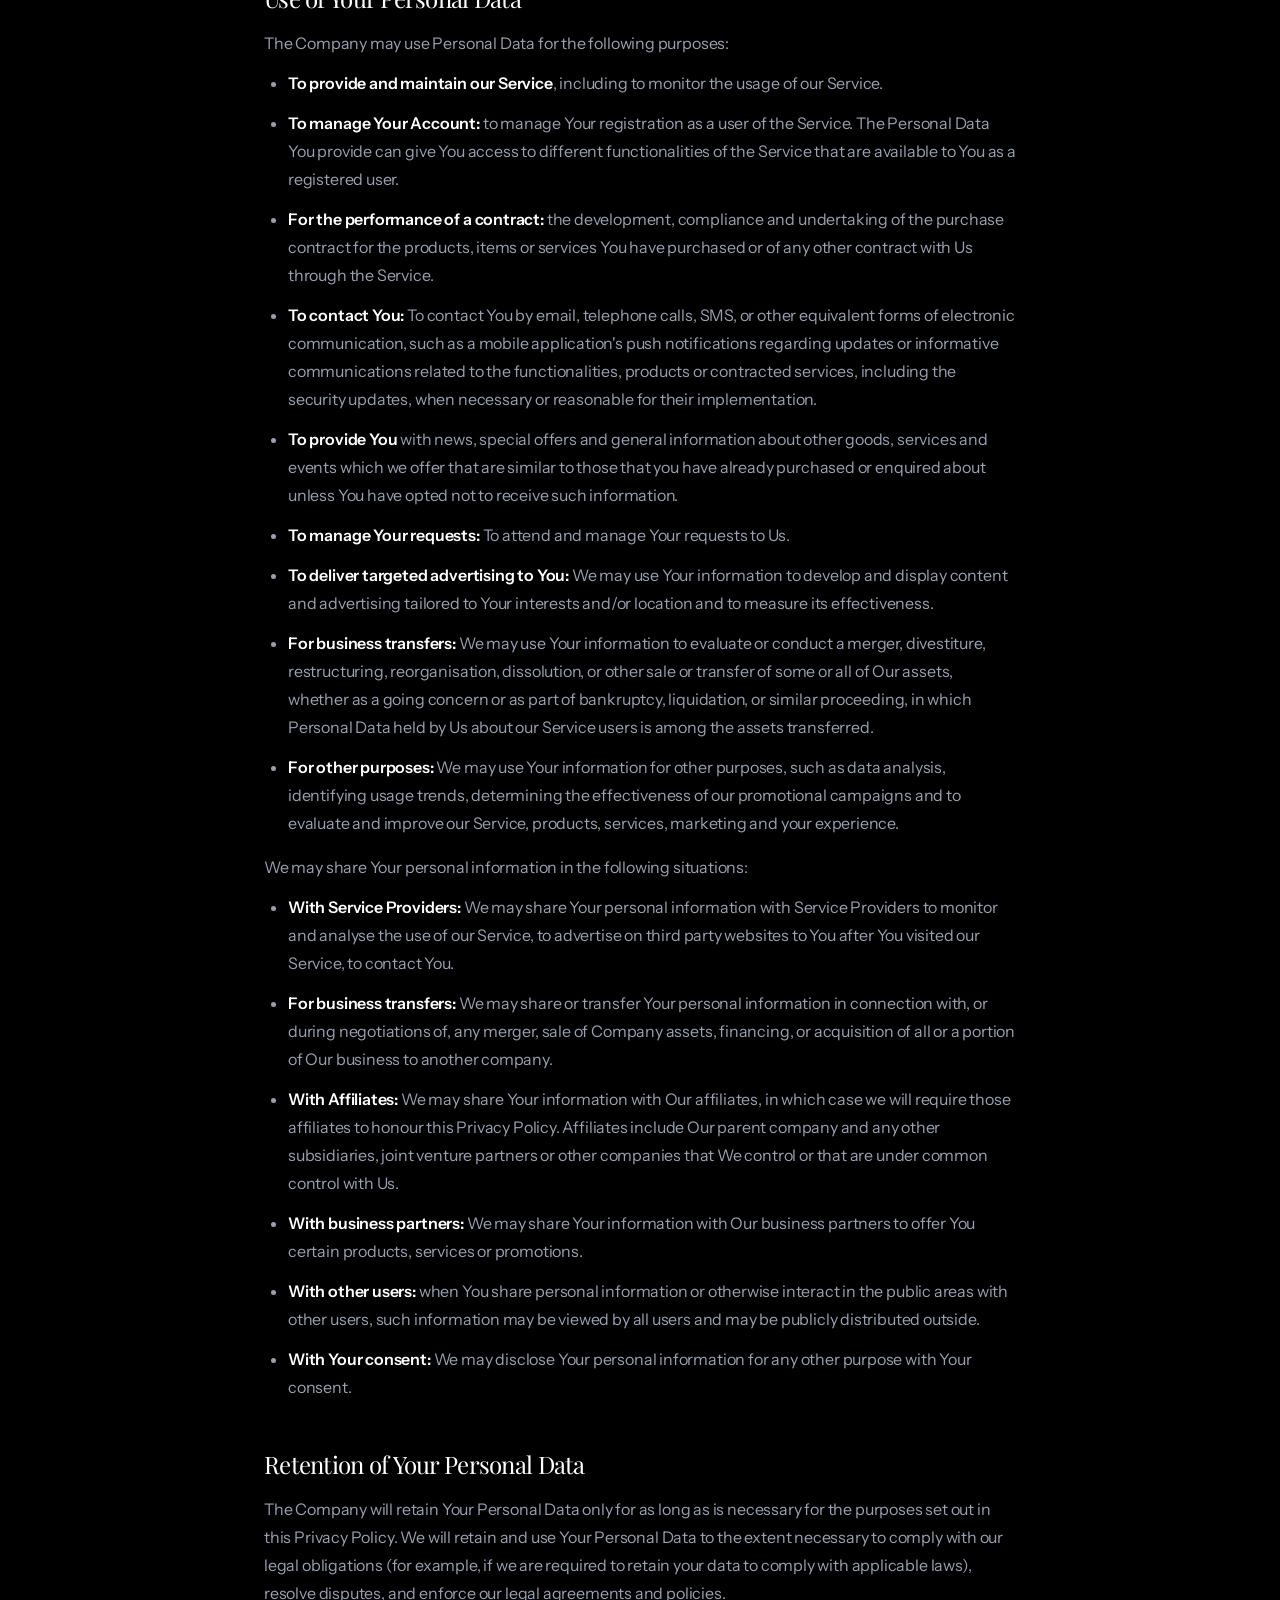
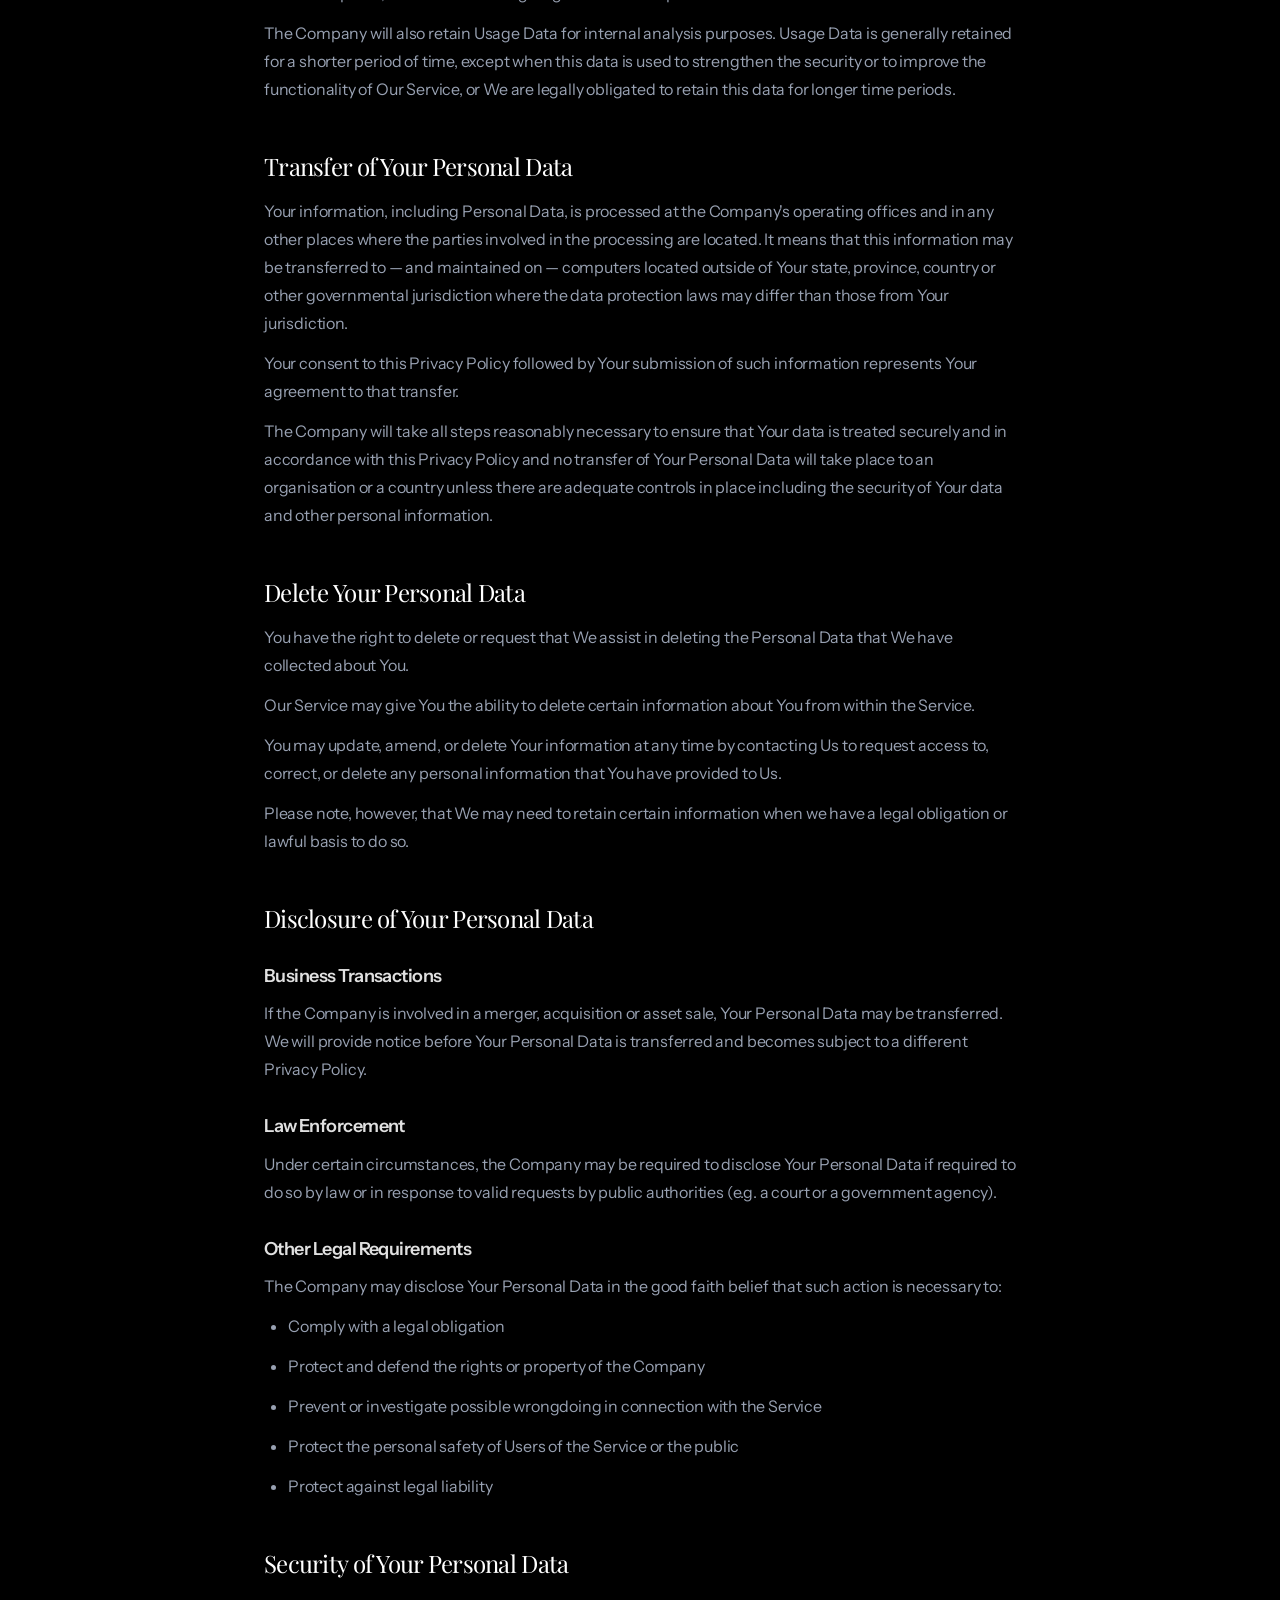
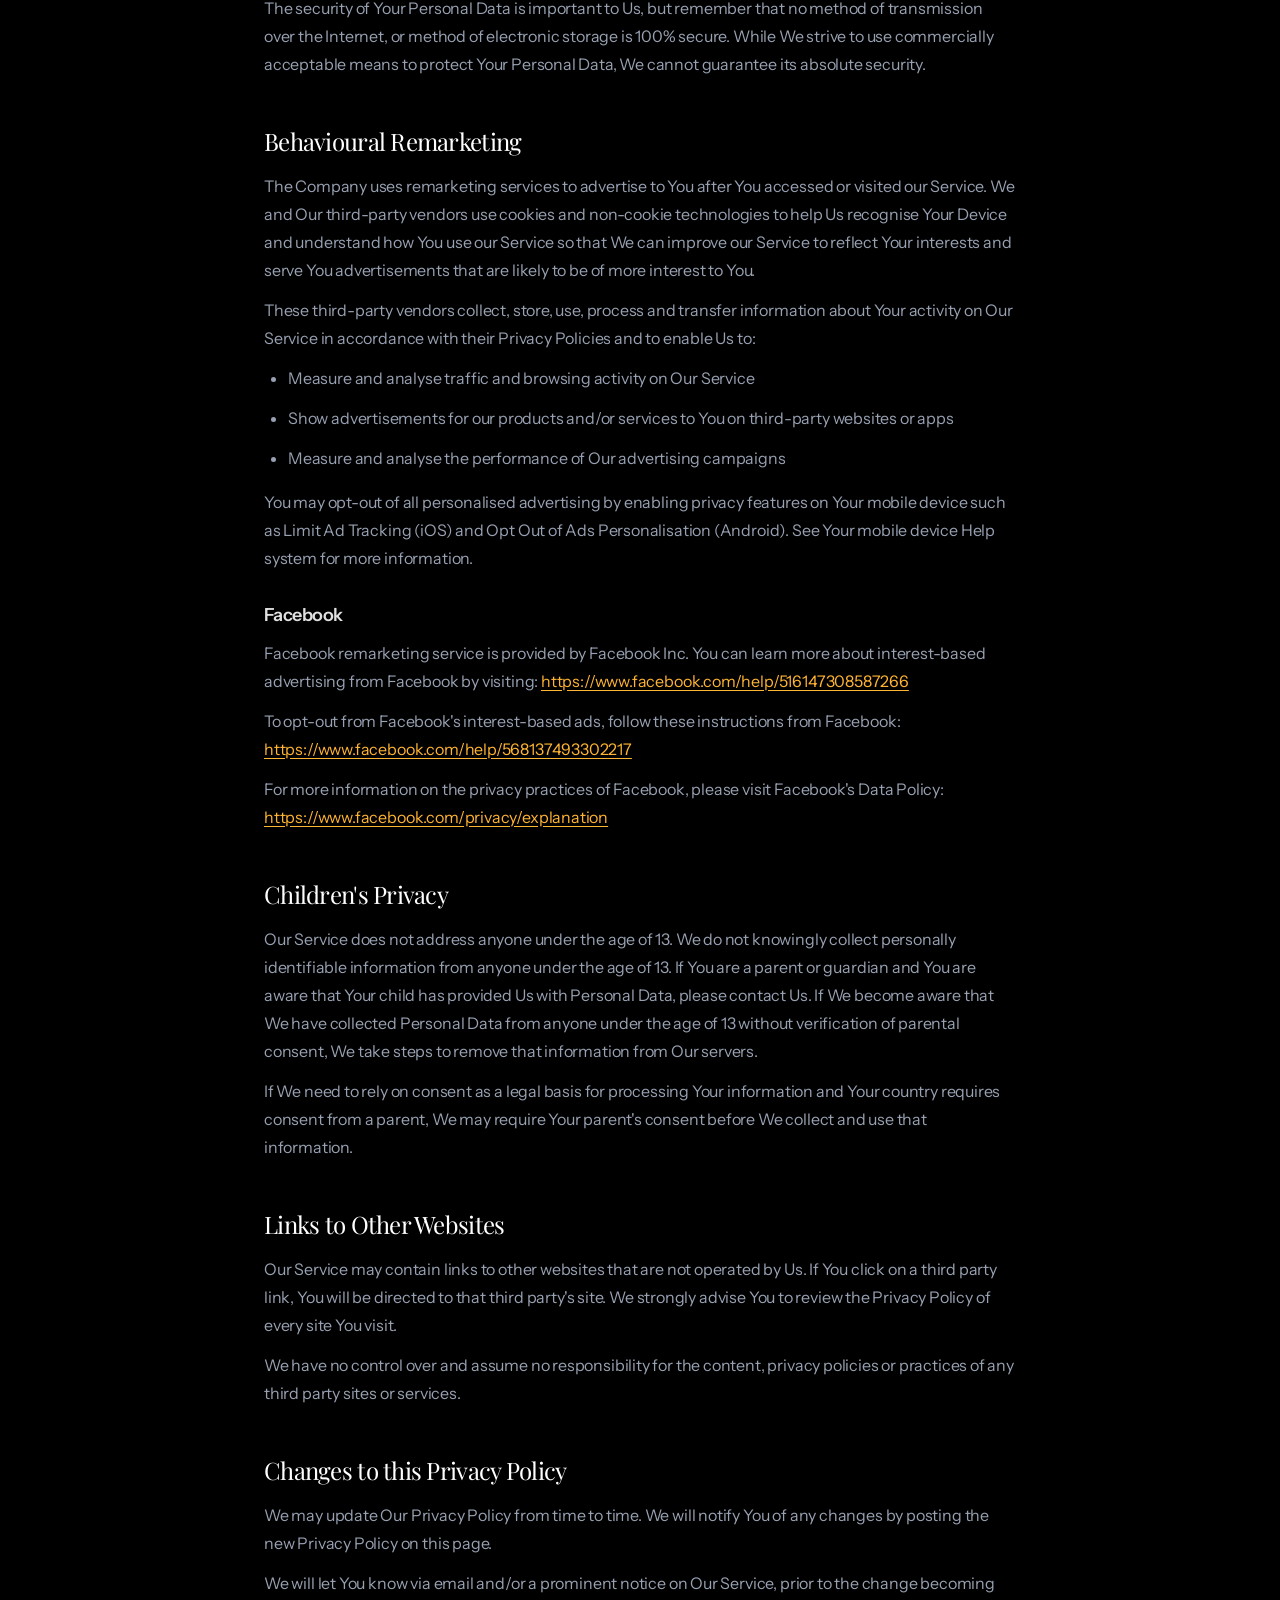
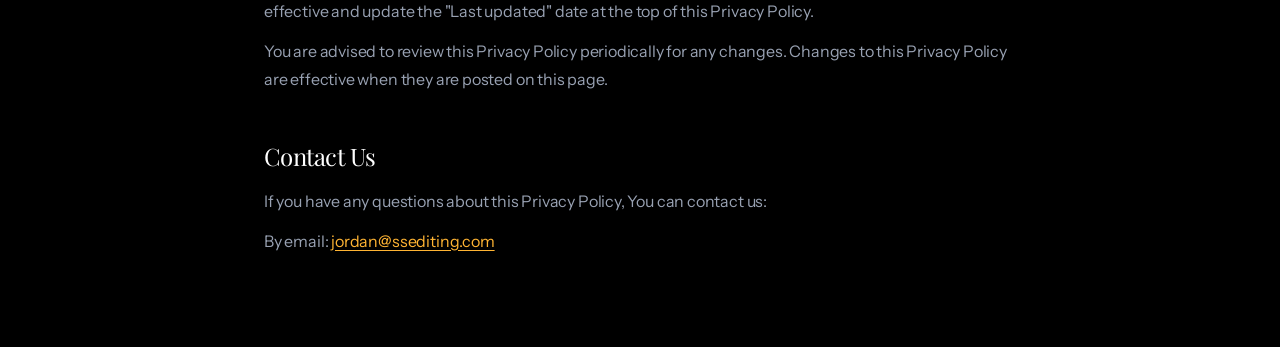
<file: privacy.html>
<!DOCTYPE html>
<html lang="en-AU">
<head>
  <meta charset="UTF-8">
  <meta name="viewport" content="width=device-width, initial-scale=1.0">
  <title>Privacy Policy — Standout Sports Editing</title>
  <meta name="description" content="Privacy Policy for Standout Sports Editing.">

  <!-- Favicon -->
  <link rel="icon" type="image/png" href="Logo/Circlelogo%20(1).png">
  <link rel="apple-touch-icon" href="Logo/Circlelogo%20(1).png">

  <!-- Fonts -->
  <link rel="preconnect" href="https://fonts.googleapis.com">
  <link rel="preconnect" href="https://fonts.gstatic.com" crossorigin>
  <link href="https://fonts.googleapis.com/css2?family=Instrument+Sans:wght@400;500;600;700&family=Inter+Tight:wght@400;500;600;700&family=Playfair+Display:ital,wght@0,400;0,500;0,600;0,700;1,400&display=swap" rel="stylesheet">

  <link rel="stylesheet" href="css/variables.css">
  <link rel="stylesheet" href="css/base.css">
  <style>
    .privacy {
      max-width: 800px;
      margin: 0 auto;
      padding: 120px 24px 80px;
    }

    .privacy h1 {
      font-family: var(--font-heading);
      font-size: clamp(2rem, 4vw, 3rem);
      color: var(--text-white);
      margin-bottom: 8px;
    }

    .privacy .updated {
      font-size: 0.875rem;
      color: var(--text-muted);
      margin-bottom: 48px;
    }

    .privacy h2 {
      font-family: var(--font-heading);
      font-size: 1.5rem;
      color: var(--text-white);
      margin-top: 48px;
      margin-bottom: 16px;
    }

    .privacy h3 {
      font-family: var(--font-body);
      font-size: 1.125rem;
      font-weight: 600;
      color: var(--text-light);
      margin-top: 32px;
      margin-bottom: 12px;
    }

    .privacy p,
    .privacy li {
      font-size: 1rem;
      color: var(--text-muted);
      line-height: 1.75;
      margin-bottom: 12px;
    }

    .privacy ul {
      list-style: disc;
      padding-left: 24px;
      margin-bottom: 16px;
    }

    .privacy a {
      color: var(--gold-primary);
      text-decoration: underline;
      text-underline-offset: 3px;
    }

    .privacy a:hover {
      color: var(--text-white);
    }

    .privacy__back {
      display: inline-block;
      margin-bottom: 32px;
      font-size: 0.875rem;
      color: var(--text-muted);
      text-decoration: none;
      transition: color 0.2s ease;
    }

    .privacy__back:hover {
      color: var(--text-white);
    }
  </style>
</head>
<body>
  <div class="privacy">
    <a class="privacy__back" href="index.html">&larr; Back to Standout Sports Editing</a>

    <h1>Privacy Policy</h1>
    <p class="updated">Last updated: April 15, 2026</p>

    <p>This Privacy Policy describes Our policies and procedures on the collection, use and disclosure of Your information when You use the Service and tells You about Your privacy rights and how the law protects You.</p>
    <p>We use Your Personal data to provide and improve the Service. By using the Service, You agree to the collection and use of information in accordance with this Privacy Policy.</p>

    <h2>Interpretation and Definitions</h2>

    <h3>Interpretation</h3>
    <p>The words of which the initial letter is capitalised have meanings defined under the following conditions. The following definitions shall have the same meaning regardless of whether they appear in singular or in plural.</p>

    <h3>Definitions</h3>
    <p>For the purposes of this Privacy Policy:</p>
    <ul>
      <li><strong>Account</strong> means a unique account created for You to access our Service or parts of our Service.</li>
      <li><strong>Company</strong> (referred to as either "the Company", "We", "Us" or "Our" in this Agreement) refers to Standout Sports Editing, 4 St Andrews Way, Rouse Hill, 2155.</li>
      <li><strong>Cookies</strong> are small files that are placed on Your computer, mobile device or any other device by a website, containing the details of Your browsing history on that website among its many uses.</li>
      <li><strong>Country</strong> refers to: New South Wales, Australia.</li>
      <li><strong>Device</strong> means any device that can access the Service such as a computer, a mobile phone or a digital tablet.</li>
      <li><strong>Personal Data</strong> is any information that relates to an identified or identifiable individual.</li>
      <li><strong>Service</strong> refers to the Website.</li>
      <li><strong>Service Provider</strong> means any natural or legal person who processes the data on behalf of the Company. It refers to third-party companies or individuals employed by the Company to facilitate the Service, to provide the Service on behalf of the Company, to perform services related to the Service or to assist the Company in analysing how the Service is used.</li>
      <li><strong>Usage Data</strong> refers to data collected automatically, either generated by the use of the Service or from the Service infrastructure itself (for example, the duration of a page visit).</li>
      <li><strong>Website</strong> refers to Standout Sports Editing, accessible from <a href="https://www.standoutsportsediting.com">www.standoutsportsediting.com</a>.</li>
      <li><strong>You</strong> means the individual accessing or using the Service, or the company, or other legal entity on behalf of which such individual is accessing or using the Service, as applicable.</li>
    </ul>

    <h2>Collecting and Using Your Personal Data</h2>

    <h3>Personal Data</h3>
    <p>While using Our Service, We may ask You to provide Us with certain personally identifiable information that can be used to contact or identify You. Personally identifiable information may include, but is not limited to:</p>
    <ul>
      <li>Email address</li>
      <li>First name and last name</li>
      <li>Phone number</li>
      <li>Usage Data</li>
    </ul>

    <h3>Usage Data</h3>
    <p>Usage Data is collected automatically when using the Service.</p>
    <p>Usage Data may include information such as Your Device's Internet Protocol address (e.g. IP address), browser type, browser version, the pages of our Service that You visit, the time and date of Your visit, the time spent on those pages, unique device identifiers and other diagnostic data.</p>
    <p>When You access the Service by or through a mobile device, We may collect certain information automatically, including, but not limited to, the type of mobile device You use, Your mobile device unique ID, the IP address of Your mobile device, Your mobile operating system, the type of mobile Internet browser You use, unique device identifiers and other diagnostic data.</p>
    <p>We may also collect information that Your browser sends whenever You visit our Service or when You access the Service by or through a mobile device.</p>

    <h3>Tracking Technologies and Cookies</h3>
    <p>We use Cookies and similar tracking technologies to track the activity on Our Service and store certain information. Tracking technologies are beacons, tags, and scripts to collect and track information and improve and analyse Our Service. The technologies We use may include:</p>
    <ul>
      <li><strong>Cookies or Browser Cookies.</strong> A cookie is a small file placed on Your Device. You can instruct Your browser to refuse all Cookies or to indicate when a Cookie is being sent. However, if You do not accept Cookies, You may not be able to use some parts of our Service. Unless you have adjusted Your browser setting so that it will refuse Cookies, our Service may use Cookies.</li>
      <li><strong>Web Beacons.</strong> Certain sections of our Service and our emails may contain small electronic files known as web beacons (also referred to as clear gifs, pixel tags, and single-pixel gifs) that permit the Company, for example, to count users who have visited those pages or opened an email and for other related website statistics (for example, recording the popularity of a certain section and verifying system and server integrity).</li>
    </ul>
    <p>Cookies can be "Persistent" or "Session" Cookies. Persistent Cookies remain on Your personal computer or mobile device when You go offline, while Session Cookies are deleted as soon as You close Your web browser.</p>
    <p>We use both Session and Persistent Cookies for the purposes set out below:</p>
    <ul>
      <li><strong>Necessary / Essential Cookies</strong> — Type: Session Cookies. Administered by: Us. Purpose: These Cookies are essential to provide You with services available through the Website and to enable You to use some of its features. They help to authenticate users and prevent fraudulent use of user accounts. Without these Cookies, the services that You have asked for cannot be provided, and We only use these Cookies to provide You with those services.</li>
      <li><strong>Cookies Policy / Notice Acceptance Cookies</strong> — Type: Persistent Cookies. Administered by: Us. Purpose: These Cookies identify if users have accepted the use of cookies on the Website.</li>
      <li><strong>Functionality Cookies</strong> — Type: Persistent Cookies. Administered by: Us. Purpose: These Cookies allow us to remember choices You make when You use the Website, such as remembering your login details or language preference. The purpose of these Cookies is to provide You with a more personal experience and to avoid You having to re-enter your preferences every time You use the Website.</li>
    </ul>

    <h2>Use of Your Personal Data</h2>
    <p>The Company may use Personal Data for the following purposes:</p>
    <ul>
      <li><strong>To provide and maintain our Service</strong>, including to monitor the usage of our Service.</li>
      <li><strong>To manage Your Account:</strong> to manage Your registration as a user of the Service. The Personal Data You provide can give You access to different functionalities of the Service that are available to You as a registered user.</li>
      <li><strong>For the performance of a contract:</strong> the development, compliance and undertaking of the purchase contract for the products, items or services You have purchased or of any other contract with Us through the Service.</li>
      <li><strong>To contact You:</strong> To contact You by email, telephone calls, SMS, or other equivalent forms of electronic communication, such as a mobile application's push notifications regarding updates or informative communications related to the functionalities, products or contracted services, including the security updates, when necessary or reasonable for their implementation.</li>
      <li><strong>To provide You</strong> with news, special offers and general information about other goods, services and events which we offer that are similar to those that you have already purchased or enquired about unless You have opted not to receive such information.</li>
      <li><strong>To manage Your requests:</strong> To attend and manage Your requests to Us.</li>
      <li><strong>To deliver targeted advertising to You:</strong> We may use Your information to develop and display content and advertising tailored to Your interests and/or location and to measure its effectiveness.</li>
      <li><strong>For business transfers:</strong> We may use Your information to evaluate or conduct a merger, divestiture, restructuring, reorganisation, dissolution, or other sale or transfer of some or all of Our assets, whether as a going concern or as part of bankruptcy, liquidation, or similar proceeding, in which Personal Data held by Us about our Service users is among the assets transferred.</li>
      <li><strong>For other purposes:</strong> We may use Your information for other purposes, such as data analysis, identifying usage trends, determining the effectiveness of our promotional campaigns and to evaluate and improve our Service, products, services, marketing and your experience.</li>
    </ul>

    <p>We may share Your personal information in the following situations:</p>
    <ul>
      <li><strong>With Service Providers:</strong> We may share Your personal information with Service Providers to monitor and analyse the use of our Service, to advertise on third party websites to You after You visited our Service, to contact You.</li>
      <li><strong>For business transfers:</strong> We may share or transfer Your personal information in connection with, or during negotiations of, any merger, sale of Company assets, financing, or acquisition of all or a portion of Our business to another company.</li>
      <li><strong>With Affiliates:</strong> We may share Your information with Our affiliates, in which case we will require those affiliates to honour this Privacy Policy. Affiliates include Our parent company and any other subsidiaries, joint venture partners or other companies that We control or that are under common control with Us.</li>
      <li><strong>With business partners:</strong> We may share Your information with Our business partners to offer You certain products, services or promotions.</li>
      <li><strong>With other users:</strong> when You share personal information or otherwise interact in the public areas with other users, such information may be viewed by all users and may be publicly distributed outside.</li>
      <li><strong>With Your consent:</strong> We may disclose Your personal information for any other purpose with Your consent.</li>
    </ul>

    <h2>Retention of Your Personal Data</h2>
    <p>The Company will retain Your Personal Data only for as long as is necessary for the purposes set out in this Privacy Policy. We will retain and use Your Personal Data to the extent necessary to comply with our legal obligations (for example, if we are required to retain your data to comply with applicable laws), resolve disputes, and enforce our legal agreements and policies.</p>
    <p>The Company will also retain Usage Data for internal analysis purposes. Usage Data is generally retained for a shorter period of time, except when this data is used to strengthen the security or to improve the functionality of Our Service, or We are legally obligated to retain this data for longer time periods.</p>

    <h2>Transfer of Your Personal Data</h2>
    <p>Your information, including Personal Data, is processed at the Company's operating offices and in any other places where the parties involved in the processing are located. It means that this information may be transferred to — and maintained on — computers located outside of Your state, province, country or other governmental jurisdiction where the data protection laws may differ than those from Your jurisdiction.</p>
    <p>Your consent to this Privacy Policy followed by Your submission of such information represents Your agreement to that transfer.</p>
    <p>The Company will take all steps reasonably necessary to ensure that Your data is treated securely and in accordance with this Privacy Policy and no transfer of Your Personal Data will take place to an organisation or a country unless there are adequate controls in place including the security of Your data and other personal information.</p>

    <h2>Delete Your Personal Data</h2>
    <p>You have the right to delete or request that We assist in deleting the Personal Data that We have collected about You.</p>
    <p>Our Service may give You the ability to delete certain information about You from within the Service.</p>
    <p>You may update, amend, or delete Your information at any time by contacting Us to request access to, correct, or delete any personal information that You have provided to Us.</p>
    <p>Please note, however, that We may need to retain certain information when we have a legal obligation or lawful basis to do so.</p>

    <h2>Disclosure of Your Personal Data</h2>

    <h3>Business Transactions</h3>
    <p>If the Company is involved in a merger, acquisition or asset sale, Your Personal Data may be transferred. We will provide notice before Your Personal Data is transferred and becomes subject to a different Privacy Policy.</p>

    <h3>Law Enforcement</h3>
    <p>Under certain circumstances, the Company may be required to disclose Your Personal Data if required to do so by law or in response to valid requests by public authorities (e.g. a court or a government agency).</p>

    <h3>Other Legal Requirements</h3>
    <p>The Company may disclose Your Personal Data in the good faith belief that such action is necessary to:</p>
    <ul>
      <li>Comply with a legal obligation</li>
      <li>Protect and defend the rights or property of the Company</li>
      <li>Prevent or investigate possible wrongdoing in connection with the Service</li>
      <li>Protect the personal safety of Users of the Service or the public</li>
      <li>Protect against legal liability</li>
    </ul>

    <h2>Security of Your Personal Data</h2>
    <p>The security of Your Personal Data is important to Us, but remember that no method of transmission over the Internet, or method of electronic storage is 100% secure. While We strive to use commercially acceptable means to protect Your Personal Data, We cannot guarantee its absolute security.</p>

    <h2>Behavioural Remarketing</h2>
    <p>The Company uses remarketing services to advertise to You after You accessed or visited our Service. We and Our third-party vendors use cookies and non-cookie technologies to help Us recognise Your Device and understand how You use our Service so that We can improve our Service to reflect Your interests and serve You advertisements that are likely to be of more interest to You.</p>
    <p>These third-party vendors collect, store, use, process and transfer information about Your activity on Our Service in accordance with their Privacy Policies and to enable Us to:</p>
    <ul>
      <li>Measure and analyse traffic and browsing activity on Our Service</li>
      <li>Show advertisements for our products and/or services to You on third-party websites or apps</li>
      <li>Measure and analyse the performance of Our advertising campaigns</li>
    </ul>
    <p>You may opt-out of all personalised advertising by enabling privacy features on Your mobile device such as Limit Ad Tracking (iOS) and Opt Out of Ads Personalisation (Android). See Your mobile device Help system for more information.</p>

    <h3>Facebook</h3>
    <p>Facebook remarketing service is provided by Facebook Inc. You can learn more about interest-based advertising from Facebook by visiting: <a href="https://www.facebook.com/help/516147308587266">https://www.facebook.com/help/516147308587266</a></p>
    <p>To opt-out from Facebook's interest-based ads, follow these instructions from Facebook: <a href="https://www.facebook.com/help/568137493302217">https://www.facebook.com/help/568137493302217</a></p>
    <p>For more information on the privacy practices of Facebook, please visit Facebook's Data Policy: <a href="https://www.facebook.com/privacy/explanation">https://www.facebook.com/privacy/explanation</a></p>

    <h2>Children's Privacy</h2>
    <p>Our Service does not address anyone under the age of 13. We do not knowingly collect personally identifiable information from anyone under the age of 13. If You are a parent or guardian and You are aware that Your child has provided Us with Personal Data, please contact Us. If We become aware that We have collected Personal Data from anyone under the age of 13 without verification of parental consent, We take steps to remove that information from Our servers.</p>
    <p>If We need to rely on consent as a legal basis for processing Your information and Your country requires consent from a parent, We may require Your parent's consent before We collect and use that information.</p>

    <h2>Links to Other Websites</h2>
    <p>Our Service may contain links to other websites that are not operated by Us. If You click on a third party link, You will be directed to that third party's site. We strongly advise You to review the Privacy Policy of every site You visit.</p>
    <p>We have no control over and assume no responsibility for the content, privacy policies or practices of any third party sites or services.</p>

    <h2>Changes to this Privacy Policy</h2>
    <p>We may update Our Privacy Policy from time to time. We will notify You of any changes by posting the new Privacy Policy on this page.</p>
    <p>We will let You know via email and/or a prominent notice on Our Service, prior to the change becoming effective and update the "Last updated" date at the top of this Privacy Policy.</p>
    <p>You are advised to review this Privacy Policy periodically for any changes. Changes to this Privacy Policy are effective when they are posted on this page.</p>

    <h2>Contact Us</h2>
    <p>If you have any questions about this Privacy Policy, You can contact us:</p>
    <p>By email: <a href="mailto:jordan@ssediting.com">jordan@ssediting.com</a></p>
  </div>
</body>
</html>
</file>
<file: css/variables.css>
/* ==========================================================================
   DESIGN TOKENS — Standout Sports Editing
   Derived from consulting.com reference + PRD specifications
   ========================================================================== */

:root {
  /* ---- Backgrounds ---- */
  --bg-black:         #000000;
  --bg-near-black:    #0F0F0F;
  --bg-card-solid:    #0D0D0D;
  --bg-nav:           rgba(15, 15, 15, 0.85);
  --bg-glass:         rgba(255, 255, 255, 0.07);
  --bg-glass-hover:   rgba(255, 255, 255, 0.12);

  /* ---- Gold Palette ---- */
  --gold-light:       #FFD999;
  --gold-mid:         #FFC766;
  --gold-primary:     #FFB433;
  --gold-cream:       #F5D49A;
  --gold-pale:        #FFEDCF;
  --gold-gradient:    linear-gradient(290deg, #FFD999 0%, #FFB433 30%, #F5D49A 67%, #FFB433 100%);
  --gold-text-gradient: linear-gradient(90deg, #FFD999 0%, #FFB433 50%, #FFD999 100%);

  /* ---- Text Colours ---- */
  --text-white:       #FFFFFF;
  --text-off-white:   #FAFAFA;
  --text-light:       #E0E0E0;
  --text-muted:       #98A1B2;
  --text-dim:         rgba(255, 255, 255, 0.5);

  /* ---- Borders ---- */
  --border-glass:     0.5px solid rgba(228, 230, 235, 0.15);
  --border-card:      1px solid rgb(34, 34, 34);
  --border-subtle:    1px solid rgba(255, 255, 255, 0.06);
  --border-gold:      1px solid rgba(255, 180, 51, 0.3);

  /* ---- Shadows ---- */
  --shadow-card:      16px 24px 20px 8px rgba(0, 0, 0, 0.4);
  --shadow-avatar:    0px 0.6px 0.6px rgba(0,0,0,0.02),
                      0px 2.3px 2.3px rgba(0,0,0,0.06),
                      0px 10px 10px rgba(0,0,0,0.25);
  --shadow-btn-glow:  0px 1px 9px 0px rgba(255, 217, 153, 0.3);

  /* ---- Radii ---- */
  --radius-sm:        8px;
  --radius-md:        12px;
  --radius-lg:        20px;
  --radius-pill:      999px;
  --radius-circle:    100px;

  /* ---- Typography ---- */
  --font-heading:     'Playfair Display', 'Georgia', serif;
  --font-body:        'Instrument Sans', 'Inter', -apple-system, sans-serif;
  --font-display:     'Inter Tight', 'Inter', sans-serif;

  --fs-hero:          clamp(2rem, 3.4vw, 3rem);
  --fs-h2:            clamp(2rem, 3.5vw, 3rem);
  --fs-h3:            clamp(1.25rem, 2vw, 1.5rem);
  --fs-h4:            1.25rem;
  --fs-body:          1.125rem;
  --fs-body-sm:       1rem;
  --fs-eyebrow:       0.875rem;
  --fs-small:         0.8125rem;

  --fw-light:         300;
  --fw-regular:       400;
  --fw-medium:        500;
  --fw-semibold:      600;
  --fw-bold:          700;

  --lh-tight:         1.15;
  --lh-heading:       1.25;
  --lh-body:          1.6;

  --ls-tight:         -0.03em;
  --ls-normal:        -0.01em;
  --ls-eyebrow:       0.12em;

  /* ---- Spacing ---- */
  --section-pad:      120px;
  --container-max:    1280px;
  --container-narrow: 720px;
  --gap-grid:         32px;
  --gap-sm:           16px;
  --gap-md:           24px;
  --gap-lg:           48px;
  --gap-xl:           64px;

  /* ---- Blur ---- */
  --blur-nav:         12px;
  --blur-glass:       47px;
  --blur-glow:        10px;
  --blur-border:      8px;

  /* ---- Transitions ---- */
  --ease-smooth:      cubic-bezier(0.25, 0.46, 0.45, 0.94);
  --ease-bounce:      cubic-bezier(0.34, 1.56, 0.64, 1);
  --duration-fast:    0.2s;
  --duration-base:    0.35s;
  --duration-slow:    0.6s;

  /* ---- Z-Index Scale ---- */
  --z-base:           1;
  --z-cards:          10;
  --z-nav:            1000;
  --z-mobile-cta:     999;
  --z-overlay:        1100;
}
</file>
<file: css/base.css>
/* ==========================================================================
   BASE — Reset, Typography, Body Defaults
   ========================================================================== */

/* ---- Reset ---- */
*, *::before, *::after {
  margin: 0;
  padding: 0;
  box-sizing: border-box;
}

html {
  scroll-behavior: smooth;
  scroll-padding-top: 80px;
  -webkit-font-smoothing: antialiased;
  -moz-osx-font-smoothing: grayscale;
  text-rendering: optimizeLegibility;
}

body {
  font-family: var(--font-body);
  font-size: var(--fs-body);
  font-weight: var(--fw-regular);
  line-height: var(--lh-body);
  letter-spacing: var(--ls-normal);
  color: var(--text-muted);
  background-color: var(--bg-black);
  overflow-x: hidden;
}

img, video, canvas {
  display: block;
  max-width: 100%;
}

a {
  color: inherit;
  text-decoration: none;
}

button {
  font: inherit;
  color: inherit;
  cursor: pointer;
  border: none;
  background: none;
}

ul, ol {
  list-style: none;
}

/* ---- Typography ---- */

h1, h2, h3, h4 {
  font-family: var(--font-heading);
  color: var(--text-white);
  font-weight: var(--fw-regular);
  line-height: var(--lh-heading);
  letter-spacing: var(--ls-tight);
}

h1 {
  font-size: var(--fs-hero);
  line-height: var(--lh-tight);
}

h2 {
  font-size: var(--fs-h2);
}

h3 {
  font-size: var(--fs-h3);
  font-family: var(--font-display);
  font-weight: var(--fw-semibold);
}

h4 {
  font-size: var(--fs-h4);
  font-family: var(--font-display);
  font-weight: var(--fw-medium);
}

p {
  color: var(--text-muted);
  line-height: var(--lh-body);
}

strong {
  color: var(--text-white);
  font-weight: var(--fw-semibold);
}

/* ---- Layout ---- */

.container {
  width: 100%;
  max-width: var(--container-max);
  margin: 0 auto;
  padding: 0 40px;
}

.container--narrow {
  max-width: var(--container-narrow);
}

section {
  position: relative;
  padding: var(--section-pad) 0;
  overflow: hidden;
}

/* ---- Utility: Gold Gradient Text ---- */

.gold-text {
  background-image: var(--gold-text-gradient);
  -webkit-background-clip: text;
  -webkit-text-fill-color: transparent;
  background-clip: text;
}

/* ---- Utility: Headline Edge Fade (consulting.com pattern) ---- */

.headline-fade {
  background-image: linear-gradient(
    90deg,
    rgba(250, 250, 250, 0.45) 0%,
    rgb(250, 250, 250) 20%,
    rgb(250, 250, 250) 80%,
    rgba(250, 250, 250, 0.45) 100%
  );
  -webkit-background-clip: text;
  -webkit-text-fill-color: transparent;
  background-clip: text;
}

/* ---- Utility: Section Eyebrow Label ---- */

.eyebrow {
  font-family: var(--font-display);
  font-size: var(--fs-eyebrow);
  font-weight: var(--fw-semibold);
  letter-spacing: var(--ls-eyebrow);
  text-transform: uppercase;
  margin-bottom: var(--gap-md);
  display: inline-block;
}

/* ---- Utility: Text Alignment ---- */

.text-center { text-align: center; }

/* ---- Scroll Reveal Initial State ---- */

[data-reveal] {
  opacity: 0;
  transform: translateY(50px);
  transition: opacity var(--duration-slow) var(--ease-smooth),
              transform var(--duration-slow) var(--ease-smooth);
}

[data-reveal].revealed {
  opacity: 1;
  transform: translateY(0);
}

/* ---- Reduced Motion ---- */

@media (prefers-reduced-motion: reduce) {
  *, *::before, *::after {
    animation-duration: 0.01ms !important;
    animation-iteration-count: 1 !important;
    transition-duration: 0.01ms !important;
  }

  [data-reveal] {
    opacity: 1;
    transform: none;
  }

  html {
    scroll-behavior: auto;
  }
}

/* ---- Selection ---- */

::selection {
  background: rgba(255, 180, 51, 0.3);
  color: var(--text-white);
}
</file>
<file: css/components.css>
/* ==========================================================================
   COMPONENTS — Buttons, Cards, Nav, Accordion
   Replicating consulting.com multi-layer gold button + glassmorphism cards
   ========================================================================== */

/* ==========================================================================
   GOLD BUTTON — Multi-layer glow (consulting.com exact pattern)
   Structure: .btn-gold > .btn-gold__inner + glow layers + border accents
   ========================================================================== */

.btn-gold {
  position: relative;
  display: inline-flex;
  border-radius: var(--radius-md);
  background: rgb(59, 59, 59);
  box-shadow: 0px 1px 9px 0px rgba(255, 255, 255, 0);
  transition: box-shadow var(--duration-base) var(--ease-smooth),
              transform var(--duration-fast) var(--ease-smooth);
  text-decoration: none;
  cursor: pointer;
  overflow: visible;
}

.btn-gold__inner {
  position: relative;
  z-index: 2;
  display: flex;
  align-items: center;
  justify-content: center;
  gap: 8px;
  padding: 16px 36px;
  border-radius: var(--radius-md);
  background: var(--gold-gradient);
  color: #000000;
  font-family: var(--font-display);
  font-size: var(--fs-body);
  font-weight: var(--fw-semibold);
  letter-spacing: var(--ls-normal);
  line-height: 1.4;
  white-space: nowrap;
}

/* Glow layer 1 — warm gold */
.btn-gold__glow-1 {
  position: absolute;
  inset: 4px;
  z-index: 1;
  border-radius: var(--radius-pill);
  background: radial-gradient(50% 50% at 50% 50%, rgb(255, 199, 102) 0%, rgba(0, 0, 0, 0) 100%);
  filter: blur(var(--blur-glow));
  -webkit-filter: blur(var(--blur-glow));
  opacity: 0;
  transition: opacity var(--duration-base) var(--ease-smooth);
}

/* Glow layer 2 — light gold */
.btn-gold__glow-2 {
  position: absolute;
  inset: 6px;
  z-index: 1;
  border-radius: var(--radius-pill);
  background: radial-gradient(50% 50% at 50% 50%, rgb(255, 217, 153) 0%, rgba(0, 0, 0, 0) 100%);
  filter: blur(var(--blur-glow));
  -webkit-filter: blur(var(--blur-glow));
  opacity: 0;
  transition: opacity var(--duration-base) var(--ease-smooth);
}

/* Top border glow accent */
.btn-gold__border-top {
  position: absolute;
  top: -1px;
  left: 15%;
  right: 15%;
  height: 2px;
  z-index: 3;
  background-color: var(--gold-light);
  filter: blur(var(--blur-border));
  -webkit-filter: blur(var(--blur-border));
  opacity: 0.6;
}

/* Bottom border glow accent */
.btn-gold__border-bottom {
  position: absolute;
  bottom: -1px;
  left: 20%;
  right: 20%;
  height: 2px;
  z-index: 3;
  background-color: var(--gold-pale);
  filter: blur(var(--blur-border));
  -webkit-filter: blur(var(--blur-border));
  opacity: 0.4;
}

/* Hover state — activate glows */
.btn-gold:hover .btn-gold__glow-1 {
  opacity: 0.41;
}

.btn-gold:hover .btn-gold__glow-2 {
  opacity: 0.6;
}

.btn-gold:hover {
  box-shadow: var(--shadow-btn-glow);
  transform: translateY(-1px);
}

.btn-gold:active {
  transform: translateY(0);
}

/* Large variant */
.btn-gold--lg .btn-gold__inner {
  padding: 18px 44px;
  font-size: 1.125rem;
}

/* Small variant (nav) */
.btn-gold--sm .btn-gold__inner {
  padding: 10px 24px;
  font-size: var(--fs-body-sm);
}

/* Button arrow icon */
.btn-gold__arrow {
  width: 18px;
  height: 18px;
  transition: transform var(--duration-fast) var(--ease-smooth);
}

.btn-gold:hover .btn-gold__arrow {
  transform: translateX(3px);
}


/* ==========================================================================
   GLASS CARD — Glassmorphism treatment (consulting.com stat cards)
   ========================================================================== */

.glass-card {
  backdrop-filter: blur(var(--blur-glass));
  -webkit-backdrop-filter: blur(var(--blur-glass));
  background: var(--bg-glass);
  border: var(--border-glass);
  border-radius: var(--radius-sm);
  padding: 32px;
  transition: background var(--duration-base) var(--ease-smooth),
              border-color var(--duration-base) var(--ease-smooth);
}

.glass-card:hover {
  background: var(--bg-glass-hover);
}


/* ==========================================================================
   SOLID CARD — Dark card (consulting.com testimonial/package style)
   ========================================================================== */

.solid-card {
  background: var(--bg-card-solid);
  border: var(--border-card);
  border-radius: var(--radius-lg);
  box-shadow: var(--shadow-card);
  padding: 40px;
}


/* ==========================================================================
   FEATURED CARD — Gold border accent variant
   ========================================================================== */

.solid-card--featured {
  border: var(--border-gold);
  position: relative;
}

.solid-card--featured::before {
  content: '';
  position: absolute;
  inset: -1px;
  border-radius: var(--radius-lg);
  background: radial-gradient(ellipse at top, rgba(255, 180, 51, 0.15) 0%, transparent 60%);
  z-index: -1;
  pointer-events: none;
}


/* ==========================================================================
   NAVIGATION
   ========================================================================== */

.nav {
  position: fixed;
  top: 0;
  left: 0;
  right: 0;
  z-index: var(--z-nav);
  backdrop-filter: blur(var(--blur-nav));
  -webkit-backdrop-filter: blur(var(--blur-nav));
  background-color: var(--bg-nav);
  border-bottom: var(--border-subtle);
  transition: background-color var(--duration-base) var(--ease-smooth);
}

.nav__inner {
  display: flex;
  align-items: center;
  justify-content: space-between;
  height: 72px;
}

.nav__logo {
  display: flex;
  align-items: center;
  line-height: 0;
  transition: transform var(--duration-med) var(--ease-smooth),
              filter var(--duration-med) var(--ease-smooth);
}

.nav__logo:hover {
  transform: scale(1.05);
  filter: drop-shadow(0 0 12px rgba(255, 180, 51, 0.35));
}

.nav__logo-img {
  width: 44px;
  height: 44px;
  border-radius: 50%;
  object-fit: cover;
  display: block;
}

.nav__links {
  display: flex;
  align-items: center;
  gap: 36px;
}

.nav__link {
  font-family: var(--font-body);
  font-size: var(--fs-body-sm);
  font-weight: var(--fw-medium);
  color: var(--text-muted);
  transition: color var(--duration-fast) var(--ease-smooth);
  position: relative;
}

.nav__link:hover {
  color: var(--text-white);
}

.nav__link::after {
  content: '';
  position: absolute;
  bottom: -4px;
  left: 0;
  right: 0;
  height: 1px;
  background: var(--gold-primary);
  transform: scaleX(0);
  transform-origin: center;
  transition: transform var(--duration-base) var(--ease-smooth);
}

.nav__link:hover::after {
  transform: scaleX(1);
}

.nav__cta {
  margin-left: 12px;
}

/* Hamburger — hidden on desktop */
.nav__hamburger {
  display: none;
  flex-direction: column;
  justify-content: center;
  gap: 5px;
  width: 32px;
  height: 32px;
  cursor: pointer;
  z-index: calc(var(--z-nav) + 1);
}

.nav__hamburger span {
  display: block;
  width: 100%;
  height: 2px;
  background: var(--text-white);
  border-radius: 2px;
  transition: transform var(--duration-base) var(--ease-smooth),
              opacity var(--duration-fast) var(--ease-smooth);
  transform-origin: center;
}

/* Hamburger → X transform */
.nav--open .nav__hamburger span:nth-child(1) {
  transform: translateY(7px) rotate(45deg);
}
.nav--open .nav__hamburger span:nth-child(2) {
  opacity: 0;
}
.nav--open .nav__hamburger span:nth-child(3) {
  transform: translateY(-7px) rotate(-45deg);
}

/* Mobile nav panel */
.nav__mobile-panel {
  display: none;
  position: absolute;
  top: 100%;
  left: 0;
  right: 0;
  background: rgba(15, 15, 15, 0.97);
  backdrop-filter: blur(var(--blur-nav));
  -webkit-backdrop-filter: blur(var(--blur-nav));
  border-bottom: var(--border-subtle);
  padding: 24px 40px 32px;
  flex-direction: column;
  gap: 20px;
  opacity: 0;
  transform: translateY(-10px);
  transition: opacity var(--duration-base) var(--ease-smooth),
              transform var(--duration-base) var(--ease-smooth);
}

.nav--open .nav__mobile-panel {
  display: flex;
  opacity: 1;
  transform: translateY(0);
}

.nav__mobile-link {
  font-family: var(--font-body);
  font-size: var(--fs-body);
  font-weight: var(--fw-medium);
  color: var(--text-muted);
  padding: 8px 0;
  transition: color var(--duration-fast);
}

.nav__mobile-link:hover {
  color: var(--text-white);
}


/* ==========================================================================
   ACCORDION (FAQ)
   ========================================================================== */

.accordion__item {
  border-bottom: var(--border-subtle);
}

.accordion__trigger {
  display: flex;
  align-items: center;
  justify-content: space-between;
  width: 100%;
  padding: 24px 0;
  text-align: left;
  font-family: var(--font-display);
  font-size: var(--fs-body);
  font-weight: var(--fw-medium);
  color: var(--text-white);
  cursor: pointer;
  transition: color var(--duration-fast);
}

.accordion__trigger:hover {
  color: var(--gold-light);
}

.accordion__icon {
  width: 20px;
  height: 20px;
  flex-shrink: 0;
  margin-left: 16px;
  transition: transform var(--duration-base) var(--ease-smooth);
  color: var(--text-muted);
}

.accordion__item.is-open .accordion__icon {
  transform: rotate(45deg);
  color: var(--gold-primary);
}

.accordion__content {
  max-height: 0;
  overflow: hidden;
  transition: max-height var(--duration-base) var(--ease-smooth),
              padding var(--duration-base) var(--ease-smooth);
}

.accordion__content p {
  padding-bottom: 24px;
  font-size: var(--fs-body-sm);
  line-height: var(--lh-body);
  color: var(--text-muted);
}

.accordion__item.is-open .accordion__content {
  max-height: 500px;
}


/* ==========================================================================
   STATS BAR
   ========================================================================== */

.stats-bar {
  display: flex;
  justify-content: center;
  gap: var(--gap-xl);
  padding: 48px 0;
  border-top: var(--border-subtle);
  border-bottom: var(--border-subtle);
}

.stat {
  text-align: center;
}

.stat__number {
  display: block;
  font-family: var(--font-heading);
  font-size: clamp(2rem, 4vw, 3rem);
  font-weight: var(--fw-regular);
  line-height: 1.1;
  margin-bottom: 8px;
}

.stat__label {
  font-family: var(--font-body);
  font-size: var(--fs-small);
  font-weight: var(--fw-medium);
  color: var(--text-muted);
  letter-spacing: var(--ls-eyebrow);
  text-transform: uppercase;
}


/* ==========================================================================
   TESTIMONIAL CARD
   ========================================================================== */

.testimonial-card {
  background: var(--bg-card-solid);
  border: var(--border-card);
  border-radius: var(--radius-lg);
  box-shadow: var(--shadow-card);
  padding: 36px;
}

.testimonial-card__header {
  display: flex;
  align-items: center;
  gap: 14px;
  margin-bottom: 18px;
}

.testimonial-card__avatar {
  width: 44px;
  height: 44px;
  border-radius: var(--radius-circle);
  background: linear-gradient(135deg, rgba(255,180,51,0.35), rgba(255,217,153,0.08));
  box-shadow: var(--shadow-avatar);
  display: flex;
  align-items: center;
  justify-content: center;
  font-family: var(--font-display);
  font-weight: var(--fw-semibold);
  font-size: 1.125rem;
  color: var(--gold-primary);
  flex-shrink: 0;
}

.testimonial-card__name {
  font-family: var(--font-display);
  font-size: var(--fs-body);
  font-weight: var(--fw-semibold);
  line-height: 1.3;
  margin: 0;
  flex: 1;
}

.testimonial-card__stars {
  font-size: 0.875rem;
  color: var(--gold-primary);
  letter-spacing: 1px;
  line-height: 1;
  text-shadow: 0 0 8px rgba(255, 180, 51, 0.4);
}

.testimonial-card__quote {
  font-family: var(--font-body);
  font-size: var(--fs-body-sm);
  line-height: var(--lh-body);
  color: var(--text-light);
  font-style: normal;
}

.testimonial-card__quote strong {
  color: var(--text-white);
}


/* ==========================================================================
   PACKAGE CARD
   ========================================================================== */

.package-card__badge {
  display: inline-block;
  font-family: var(--font-display);
  font-size: var(--fs-small);
  font-weight: var(--fw-semibold);
  letter-spacing: var(--ls-eyebrow);
  text-transform: uppercase;
  padding: 6px 16px;
  border-radius: var(--radius-pill);
  border: var(--border-glass);
  color: var(--text-muted);
  margin-bottom: 20px;
}

.solid-card--featured .package-card__badge {
  background: rgba(255, 180, 51, 0.1);
  border: 1px solid rgba(255, 180, 51, 0.25);
  color: var(--gold-primary);
}

.package-card__name {
  font-family: var(--font-heading);
  font-size: var(--fs-h3);
  margin-bottom: 8px;
}

.package-card__price {
  font-family: var(--font-heading);
  font-size: clamp(2.5rem, 4vw, 3.5rem);
  font-weight: var(--fw-regular);
  color: var(--text-white);
  line-height: 1.1;
  margin-bottom: 4px;
}

.package-card__price-note {
  font-size: var(--fs-small);
  color: var(--text-muted);
  margin-bottom: 28px;
}

.package-card__divider {
  border: none;
  border-top: var(--border-subtle);
  margin: 24px 0;
}

.package-card__features {
  display: flex;
  flex-direction: column;
  gap: 14px;
  margin-bottom: 32px;
}

.package-card__feature {
  display: flex;
  align-items: flex-start;
  gap: 12px;
  font-size: var(--fs-body-sm);
  color: var(--text-light);
  line-height: 1.5;
}

.package-card__feature-icon {
  width: 20px;
  height: 20px;
  flex-shrink: 0;
  margin-top: 2px;
  color: var(--gold-primary);
}

.package-card .btn-gold {
  width: 100%;
  justify-content: center;
}

.package-card .btn-gold__inner {
  width: 100%;
  justify-content: center;
}


/* ==========================================================================
   STICKY MOBILE CTA (hidden on desktop)
   ========================================================================== */

.mobile-cta {
  display: none;
}


/* ==========================================================================
   NOISE OVERLAY (particle sections)
   ========================================================================== */

.noise-overlay {
  position: absolute;
  inset: 0;
  background-image: url('../assets/noise.svg');
  background-size: 200px;
  background-repeat: repeat;
  opacity: 0.03;
  pointer-events: none;
  z-index: 1;
}
</file>
<file: css/sections.css>
/* ==========================================================================
   SECTION LAYOUTS — Standout Sports Editing Landing Page
   Each section's unique structural / positioning rules
   ========================================================================== */

/* ==========================================================================
   HERO
   ========================================================================== */

.hero {
  position: relative;
  min-height: 100vh;
  min-height: 100svh;
  height: 100svh;
  display: flex;
  align-items: center;
  justify-content: center;
  background: var(--bg-black);
  padding-top: 80px;
  padding-bottom: 32px;
  overflow: hidden;
  isolation: isolate;
}

/* ---- Stadium photo background layer ----
   The image is already pre-darkened with the pitch at top fading
   to black at the bottom, so we position it at the top and let it
   fall away naturally behind the headline. Light filter treatment
   retains the green/red stadium colour while keeping it on-theme. */
.hero__bg {
  position: absolute;
  inset: 0;
  z-index: 0;
  background-image: url('../Images/67ad5fddcfb2611fadbb2f16.png');
  background-size: cover;
  background-position: center top;
  background-repeat: no-repeat;
  filter: brightness(0.72) contrast(1.08) saturate(0.85);
  opacity: 0.9;
  pointer-events: none;
}

/* ---- CSS-generated stadium atmosphere (base layer) ----
   Works standalone. Evokes floodlights at top, darkened stands
   in the middle, and a subtle pitch glow at the bottom. Sits
   under the photo so the look holds even without an image. */
.hero__atmosphere {
  position: absolute;
  inset: 0;
  z-index: 0;
  pointer-events: none;
  background:
    /* Floodlight warm glow — top left */
    radial-gradient(ellipse 50% 30% at 20% 0%, rgba(255, 200, 110, 0.18) 0%, transparent 60%),
    /* Floodlight warm glow — top right */
    radial-gradient(ellipse 45% 28% at 80% 0%, rgba(255, 190, 90, 0.15) 0%, transparent 60%),
    /* Central stadium haze */
    radial-gradient(ellipse 70% 40% at 50% 10%, rgba(255, 180, 51, 0.08) 0%, transparent 65%),
    /* Subtle pitch glow — bottom */
    radial-gradient(ellipse 90% 45% at 50% 100%, rgba(20, 45, 25, 0.25) 0%, transparent 70%),
    /* Base vertical gradient: sky → stands → pitch */
    linear-gradient(180deg,
      #050506 0%,
      #0a0a0e 30%,
      #0d0d10 55%,
      #080809 80%,
      #030305 100%
    );
}

/* ---- Heavy vignette overlay (keeps text legible + ties it all together) ---- */
.hero__vignette {
  position: absolute;
  inset: 0;
  z-index: 1;
  pointer-events: none;
  background:
    radial-gradient(ellipse 80% 60% at 50% 50%, transparent 0%, rgba(0, 0, 0, 0.5) 70%, rgba(0, 0, 0, 0.85) 100%),
    linear-gradient(180deg, rgba(0, 0, 0, 0.55) 0%, transparent 25%, transparent 70%, rgba(0, 0, 0, 0.75) 100%);
}

.hero__particles {
  position: absolute;
  inset: 0;
  z-index: 1;
  pointer-events: none;
}

.hero__content {
  position: relative;
  z-index: 2;
  display: flex;
  flex-direction: column;
  align-items: center;
  gap: 14px;
  max-width: 880px;
  margin: 0 auto;
}

/* Kill stacked margins inside hero so the flex gap controls all spacing */
.hero__content .eyebrow,
.hero__content .hero__headline {
  margin: 0;
}

/* ==========================================================================
   HERO COMPOSITE PLAYER IMAGE — holographic emergence effect
   The cutout players appear to materialise out of the darkness with a
   hue-shifting aura behind, chromatic drop-shadow bloom, and edge fade.
   ========================================================================== */
.hero__image-wrap {
  position: relative;
  margin-bottom: -8px;
  display: flex;
  justify-content: center;
  align-items: flex-end;
}

/* ---- Behind-glow: hue-shifting holographic aura ---- */
.hero__image-wrap::before {
  content: '';
  position: absolute;
  top: 50%;
  left: 50%;
  width: 130%;
  height: 150%;
  transform: translate(-50%, -50%);
  background:
    radial-gradient(ellipse 55% 60% at 50% 45%, rgba(255, 180, 51, 0.30) 0%, rgba(255, 180, 51, 0.10) 40%, transparent 70%),
    radial-gradient(ellipse 40% 55% at 30% 55%, rgba(120, 180, 255, 0.14) 0%, transparent 60%),
    radial-gradient(ellipse 40% 55% at 70% 55%, rgba(255, 120, 180, 0.10) 0%, transparent 60%);
  filter: blur(50px);
  z-index: -1;
  pointer-events: none;
  animation: holo-shift 8s ease-in-out infinite;
}

/* ---- Dark floor shadow grounding the cutout ---- */
.hero__image-wrap::after {
  content: '';
  position: absolute;
  bottom: 4px;
  left: 50%;
  width: 70%;
  height: 20px;
  transform: translateX(-50%);
  background: radial-gradient(ellipse at center, rgba(0, 0, 0, 0.65) 0%, transparent 70%);
  filter: blur(10px);
  z-index: -1;
  pointer-events: none;
}

.hero__image {
  width: clamp(440px, 54vh, 620px);
  max-width: 68vw;
  height: auto;
  display: block;

  /* ---- Stacked chromatic drop-shadows follow the natural PNG silhouette ----
     No mask — the drop-shadows trace every edge of the players so the glow
     wraps smoothly without any hard cut-offs. Layers build gold bloom first,
     then subtle cool + warm fringes for the holographic colour depth. */
  filter:
    drop-shadow(0 26px 36px rgba(0, 0, 0, 0.70))
    drop-shadow(0 0 28px rgba(255, 180, 51, 0.35))
    drop-shadow(0 0 60px rgba(255, 180, 51, 0.22))
    drop-shadow(-3px 0 14px rgba(120, 180, 255, 0.20))
    drop-shadow(3px 0 14px rgba(255, 140, 200, 0.16));

  animation: hero-image-float 6s ease-in-out infinite;
}

@keyframes hero-image-float {
  0%, 100% { transform: translateY(0); }
  50%      { transform: translateY(-6px); }
}

/* Subtle hue-shift on the behind-aura creates the holographic colour drift */
@keyframes holo-shift {
  0%, 100% { filter: blur(50px) hue-rotate(0deg); }
  50%      { filter: blur(50px) hue-rotate(18deg); }
}

@media (prefers-reduced-motion: reduce) {
  .hero__image           { animation: none; }
  .hero__image-wrap::before { animation: none; }
}

.hero__headline {
  margin-bottom: 2px;
}

.hero__subtext {
  font-size: clamp(0.9rem, 1.05vw, 1rem);
  line-height: 1.55;
  color: var(--text-muted);
  max-width: 600px;
}

.hero__proof {
  margin-top: 4px;
  font-size: var(--fs-small);
  color: var(--text-dim);
  letter-spacing: var(--ls-eyebrow);
}

/* Ambient glow orbs — sit above vignette as warm floodlight accents */
.hero__orb {
  position: absolute;
  border-radius: 50%;
  filter: blur(120px);
  -webkit-filter: blur(120px);
  pointer-events: none;
  z-index: 1;
  mix-blend-mode: screen;
}

.hero__orb--1 {
  width: 500px;
  height: 500px;
  background: radial-gradient(circle, rgba(255, 180, 51, 0.08) 0%, transparent 70%);
  top: 10%;
  left: -10%;
}

.hero__orb--2 {
  width: 400px;
  height: 400px;
  background: radial-gradient(circle, rgba(255, 217, 153, 0.05) 0%, transparent 70%);
  bottom: 5%;
  right: -5%;
}


/* ==========================================================================
   PROBLEM / AGITATION
   ========================================================================== */

.problem {
  background: var(--bg-near-black);
  padding: var(--section-pad) 0;
}

.problem__grid {
  display: grid;
  grid-template-columns: auto 1fr;
  gap: 56px;
  align-items: center;
}

.problem__image-wrap {
  border-radius: 16px;
  overflow: hidden;
  border: 1px solid rgba(255, 255, 255, 0.08);
  flex-shrink: 0;
}

.problem__image {
  display: block;
  width: 340px;
  height: auto;
}

.problem__text {
  text-align: center;
}

.problem__headline {
  margin-bottom: var(--gap-lg);
}

.problem__text .section-cta {
  justify-content: center;
}

.problem__body {
  display: flex;
  flex-direction: column;
  gap: 20px;
  margin-bottom: var(--gap-lg);
}

.problem__body p {
  font-size: var(--fs-body);
  line-height: var(--lh-body);
}

.problem__pivot {
  border-top: var(--border-subtle);
  padding-top: var(--gap-lg);
}

/* Reusable in-section CTA wrapper — spaces a button cleanly from the content above */
.section-cta {
  display: flex;
  justify-content: center;
  margin-top: var(--gap-xl);
}

.problem__pivot p {
  font-size: var(--fs-body);
  line-height: var(--lh-body);
  color: var(--text-light);
}



/* ==========================================================================
   HOW IT WORKS
   ========================================================================== */

.how-it-works {
  background: var(--bg-black);
  padding: var(--section-pad) 0;
}

.section-subtitle {
  font-size: var(--fs-body);
  color: var(--text-muted);
  max-width: 520px;
  margin: 12px auto 0;
}

.steps-grid {
  display: grid;
  grid-template-columns: repeat(3, 1fr);
  gap: var(--gap-grid);
  margin-top: var(--gap-xl);
}

.step-card {
  text-align: left;
  display: flex;
  flex-direction: column;
  gap: 16px;
  padding: 36px 28px;
}

.step-card__number {
  font-family: var(--font-heading);
  font-size: 3rem;
  font-weight: var(--fw-bold);
  line-height: 1;
  opacity: 0.9;
}

.step-card__title {
  font-size: var(--fs-h4);
}

.step-card__desc {
  font-size: var(--fs-body-sm);
  color: var(--text-muted);
}



/* ==========================================================================
   BENEFITS (consulting.com 2x2 grid inside outer container)
   ========================================================================== */

.benefits {
  background: var(--bg-black);
  padding: var(--section-pad) 0;
  position: relative;
  overflow: hidden;
}

.benefits__particles {
  position: absolute;
  inset: 0;
  z-index: 0;
  pointer-events: none;
}

.benefits .container {
  position: relative;
  z-index: 2;
}

/* ---- Outer wrapper card (contains the 2x2 grid) ---- */
.benefits-wrapper {
  position: relative;
  margin-top: var(--gap-xl);
  padding: 48px;
  border-radius: 24px;
  border: 0.5px solid rgba(255, 255, 255, 0.08);
  background:
    radial-gradient(ellipse at top, rgba(255, 180, 51, 0.04) 0%, transparent 60%),
    rgba(10, 10, 10, 0.4);
  backdrop-filter: blur(20px);
  -webkit-backdrop-filter: blur(20px);
  box-shadow:
    0 0 0 1px rgba(255, 255, 255, 0.02) inset,
    0 40px 80px -20px rgba(0, 0, 0, 0.6);
  overflow: hidden;
}

/* Wrapper top accent line (like the small gold dashes in reference) */
.benefits-wrapper::before {
  content: '';
  position: absolute;
  top: 0;
  left: 50%;
  transform: translateX(-50%);
  width: 120px;
  height: 2px;
  background: linear-gradient(90deg, transparent, var(--gold-primary), transparent);
  filter: blur(1px);
  opacity: 0.8;
}

/* ---- Ambient glow orbs inside wrapper ---- */
.benefits-wrapper__orb {
  position: absolute;
  border-radius: 50%;
  filter: blur(80px);
  -webkit-filter: blur(80px);
  pointer-events: none;
  z-index: 0;
}

.benefits-wrapper__orb--1 {
  width: 500px;
  height: 500px;
  background: radial-gradient(circle, rgba(255, 180, 51, 0.18) 0%, transparent 70%);
  top: -120px;
  right: -120px;
}

.benefits-wrapper__orb--2 {
  width: 450px;
  height: 450px;
  background: radial-gradient(circle, rgba(255, 217, 153, 0.12) 0%, transparent 70%);
  bottom: -100px;
  left: -100px;
}

.benefits-wrapper__orb--3 {
  width: 300px;
  height: 300px;
  background: radial-gradient(circle, rgba(255, 199, 102, 0.08) 0%, transparent 70%);
  top: 50%;
  left: 50%;
  transform: translate(-50%, -50%);
}

/* ---- 2x2 Grid ---- */
.benefits-grid {
  position: relative;
  z-index: 2;
  display: grid;
  grid-template-columns: repeat(2, 1fr);
  gap: 24px;
}

/* ---- Individual benefit card ---- */
.benefit-card {
  position: relative;
  text-align: center;
  display: flex;
  flex-direction: column;
  align-items: center;
  gap: 18px;
  padding: 56px 40px;
  border-radius: 16px;
  border: 1px solid rgba(255, 255, 255, 0.1);
  background:
    radial-gradient(ellipse at top, rgba(255, 255, 255, 0.06) 0%, transparent 55%),
    rgba(255, 255, 255, 0.03);
  overflow: hidden;
  transition: transform 0.5s var(--ease-smooth),
              border-color 0.5s var(--ease-smooth),
              background 0.5s var(--ease-smooth);
}

/* Individual card top accent (gold dash, wider + brighter like consulting.com) */
.benefit-card::before {
  content: '';
  position: absolute;
  top: 0;
  left: 50%;
  transform: translateX(-50%);
  width: 60px;
  height: 2px;
  background: linear-gradient(90deg, transparent, var(--gold-primary), transparent);
  opacity: 1;
  box-shadow: 0 0 12px rgba(255, 180, 51, 0.7), 0 0 30px rgba(255, 180, 51, 0.3);
}

/* Corner vignette glow (radial at bottom-right like reference) */
.benefit-card::after {
  content: '';
  position: absolute;
  bottom: -60px;
  right: -60px;
  width: 260px;
  height: 260px;
  background: radial-gradient(circle, rgba(255, 180, 51, 0.06) 0%, transparent 65%);
  pointer-events: none;
}

.benefit-card:hover {
  transform: translateY(-3px);
  border-color: rgba(255, 255, 255, 0.16);
  background:
    radial-gradient(ellipse at top, rgba(255, 255, 255, 0.08) 0%, transparent 55%),
    rgba(255, 255, 255, 0.05);
}

.benefit-card__icon {
  position: relative;
  width: 72px;
  height: 72px;
  display: flex;
  align-items: center;
  justify-content: center;
  margin-bottom: 4px;
  filter: drop-shadow(0 0 24px rgba(255, 180, 51, 0.25));
}

.benefit-card__title {
  font-family: var(--font-heading);
  font-size: 1.75rem;
  font-weight: var(--fw-regular);
  color: var(--text-white);
  line-height: 1.2;
  letter-spacing: var(--ls-tight);
}

.benefit-card__desc {
  font-size: var(--fs-body-sm);
  color: var(--text-muted);
  line-height: 1.65;
  max-width: 340px;
}


/* ==========================================================================
   PACKAGES
   ========================================================================== */

.packages {
  background: var(--bg-black);
  padding: var(--section-pad) 0;
}

.packages-grid {
  display: grid;
  grid-template-columns: repeat(2, 1fr);
  gap: var(--gap-grid);
  max-width: 920px;
  margin: var(--gap-xl) auto 0;
}

.package-card {
  text-align: left;
  display: flex;
  flex-direction: column;
}

.package-card__desc {
  font-size: var(--fs-body-sm);
  color: var(--text-muted);
  line-height: var(--lh-body);
  margin-top: 4px;
}


/* ==========================================================================
   SOCIAL PROOF
   ========================================================================== */

.social-proof {
  background: var(--bg-near-black);
  padding: var(--section-pad) 0;
}

.testimonials-section {
  padding-top: 0;
}

/* Masonry-style column layout — variable card heights flow naturally */
.testimonials-grid {
  column-count: 3;
  column-gap: var(--gap-grid);
  margin-top: var(--gap-lg);
  text-align: left;
}

.testimonials-grid .testimonial-card {
  break-inside: avoid;
  display: inline-block;
  width: 100%;
  margin-bottom: var(--gap-grid);
}


/* ==========================================================================
   FAQ
   ========================================================================== */

.faq {
  background: var(--bg-black);
  padding: var(--section-pad) 0;
}

.faq .section-subtitle {
  margin-bottom: var(--gap-xl);
}

.accordion {
  margin-top: var(--gap-lg);
}

.accordion__item:first-child {
  border-top: var(--border-subtle);
}


/* ==========================================================================
   THUMBNAIL SLIDER — infinite auto-scroll
   ========================================================================== */

.thumb-slider {
  background: var(--bg-near-black);
  padding: 16px 0;
  overflow: hidden;
  position: relative;
  /* Fade edges into the dark background */
  -webkit-mask-image: linear-gradient(90deg, transparent 0%, black 8%, black 92%, transparent 100%);
  mask-image: linear-gradient(90deg, transparent 0%, black 8%, black 92%, transparent 100%);
}

.thumb-slider__track {
  display: flex;
  gap: 20px;
  width: max-content;
  animation: thumb-scroll 40s linear infinite;
}

.thumb-slider__track img {
  height: 90px;
  width: auto;
  border-radius: 8px;
  flex-shrink: 0;
  opacity: 0.85;
  transition: opacity 0.3s ease, transform 0.3s ease;
}

@keyframes thumb-scroll {
  0%   { transform: translateX(0); }
  100% { transform: translateX(-50%); }
}


/* ==========================================================================
   FINAL CTA
   ========================================================================== */

.final-cta {
  position: relative;
  background: var(--bg-near-black);
  padding: var(--section-pad) 0;
  display: flex;
  align-items: center;
  justify-content: center;
  overflow: hidden;
}

.final-cta__particles {
  position: absolute;
  inset: 0;
  z-index: 0;
  pointer-events: none;
}

.final-cta__content {
  position: relative;
  z-index: 2;
  display: flex;
  flex-direction: column;
  align-items: center;
  gap: 24px;
  max-width: 720px;
  margin: 0 auto;
}

/* ---- Embedded form wrapper (GHL / Optimo iframe) ---- */
.form-embed {
  width: 100%;
  max-width: 640px;
  margin-top: 16px;
  padding: 8px;
  border-radius: 20px;
  border: 0.5px solid rgba(255, 255, 255, 0.08);
  background:
    radial-gradient(ellipse at top, rgba(255, 180, 51, 0.04) 0%, transparent 60%),
    rgba(10, 10, 10, 0.5);
  backdrop-filter: blur(20px);
  -webkit-backdrop-filter: blur(20px);
  box-shadow:
    0 0 0 1px rgba(255, 255, 255, 0.02) inset,
    0 40px 80px -20px rgba(0, 0, 0, 0.6);
  overflow: hidden;
}

.form-embed iframe {
  width: 100%;
  min-height: 920px;
  border: none;
  border-radius: 14px;
  display: block;
  background: transparent;
}

.final-cta__headline {
  font-size: var(--fs-h2);
}

.final-cta__subtext {
  font-size: var(--fs-body);
  color: var(--text-muted);
  max-width: 540px;
}

/* Ambient glow orbs */
.final-cta__orb {
  position: absolute;
  border-radius: 50%;
  filter: blur(120px);
  -webkit-filter: blur(120px);
  pointer-events: none;
  z-index: 0;
}

.final-cta__orb--1 {
  width: 400px;
  height: 400px;
  background: radial-gradient(circle, rgba(255, 180, 51, 0.06) 0%, transparent 70%);
  top: 20%;
  right: -5%;
}

.final-cta__orb--2 {
  width: 350px;
  height: 350px;
  background: radial-gradient(circle, rgba(255, 217, 153, 0.04) 0%, transparent 70%);
  bottom: 10%;
  left: -5%;
}


/* ==========================================================================
   FOOTER
   ========================================================================== */

.footer {
  background: var(--bg-black);
  border-top: var(--border-subtle);
  padding: 32px 0;
}

.footer__inner {
  display: flex;
  align-items: center;
  justify-content: space-between;
}

.footer__copy {
  font-size: var(--fs-small);
  color: var(--text-dim);
}

.footer__links {
  display: flex;
  gap: 24px;
}

.footer__links a {
  font-size: var(--fs-small);
  color: var(--text-dim);
  transition: color var(--duration-fast);
}

.footer__links a:hover {
  color: var(--text-muted);
}
</file>
<file: css/responsive.css>
/* ==========================================================================
   RESPONSIVE — Desktop-first breakpoint overrides
   Breakpoints from PRD:
     Laptop:  max-width 1439px
     Tablet:  max-width 1199px
     Phone:   max-width 809px
     Small:   max-width 389px
   ========================================================================== */

/* ==========================================================================
   LAPTOP — 1200px – 1439px
   Reduce padding, scale fonts 10-15%
   ========================================================================== */

@media (max-width: 1439px) {
  :root {
    --section-pad: 96px;
    --fs-hero: clamp(2.4rem, 4.5vw, 3.8rem);
    --fs-h2: clamp(1.8rem, 3vw, 2.6rem);
  }

  .container {
    padding: 0 32px;
  }
}


/* ==========================================================================
   TABLET — 810px – 1199px
   3-col grids → 2-col, third card centres
   ========================================================================== */

@media (max-width: 1199px) {
  :root {
    --section-pad: 80px;
    --gap-grid: 24px;
    --gap-xl: 48px;
  }

  /* Steps: 3-col → 2-col with centred third */
  .steps-grid {
    grid-template-columns: repeat(2, 1fr);
  }

  .steps-grid > :last-child {
    grid-column: 1 / -1;
    max-width: 50%;
    justify-self: center;
  }

  /* Testimonials masonry: 3 → 2 columns */
  .testimonials-grid {
    column-count: 2;
  }

  /* Benefits stays 2x2 but tighten padding */
  .benefits-wrapper {
    padding: 32px;
  }

  .benefit-card {
    padding: 44px 28px;
  }

  .benefit-card__title {
    font-size: 1.5rem;
  }

  /* Package cards tighter */
  .packages-grid {
    max-width: 100%;
  }

  .stats-bar {
    gap: var(--gap-lg);
    flex-wrap: wrap;
  }
}


/* ==========================================================================
   PHONE — 390px – 809px
   Single column, hamburger nav, sticky CTA
   ========================================================================== */

@media (max-width: 809px) {
  :root {
    --section-pad: 64px;
    --fs-hero: clamp(2rem, 6vw, 2.8rem);
    --fs-h2: clamp(1.6rem, 5vw, 2.2rem);
    --fs-body: 1rem;
    --gap-grid: 20px;
  }

  .container {
    padding: 0 20px;
  }

  /* ---- Nav: show hamburger, hide desktop links/cta ---- */
  .nav__links,
  .nav__cta {
    display: none;
  }

  .nav__hamburger {
    display: flex;
  }

  .nav__inner {
    height: 60px;
  }

  /* ---- Problem section: stack on mobile ---- */
  .problem__grid {
    grid-template-columns: 1fr;
    gap: 32px;
  }

  .problem__image-wrap {
    max-width: 280px;
    margin: 0 auto;
  }

  .problem__image {
    width: 100%;
  }

  .problem__text {
    text-align: center;
  }

  .problem__text .section-cta {
    justify-content: center;
  }

  /* ---- All grids → single column ---- */
  .steps-grid,
  .benefits-grid,
  .packages-grid {
    grid-template-columns: 1fr;
  }

  .testimonials-grid {
    column-count: 1;
  }

  /* Undo the centred-last-child from tablet */
  .steps-grid > :last-child {
    max-width: 100%;
    justify-self: stretch;
  }

  /* Benefits wrapper: tighter padding on mobile */
  .benefits-wrapper {
    padding: 20px;
    border-radius: 20px;
  }

  .benefit-card {
    padding: 40px 24px;
  }

  .benefit-card__icon svg {
    width: 60px;
    height: 60px;
  }

  .benefit-card__title {
    font-size: 1.375rem;
  }

  .packages-grid {
    max-width: 100%;
  }

  /* ---- Hero ---- */
  .hero {
    min-height: auto;
    padding-top: 110px;
    padding-bottom: 72px;
  }

  .hero__content {
    gap: 20px;
  }

  .hero__headline br {
    display: none;
  }

  .hero__image {
    width: 360px;
    max-width: 80vw;
  }

  /* ---- Thumbnail slider: smaller on mobile ---- */
  .thumb-slider { padding: 12px 0; }
  .thumb-slider__track img { height: 70px; }
  .thumb-slider__track { gap: 14px; }

  /* ---- Stats bar ---- */
  .stats-bar {
    display: grid;
    grid-template-columns: repeat(2, 1fr);
    gap: 32px;
    text-align: center;
  }

  /* ---- Final CTA ---- */
  .final-cta {
    min-height: auto;
    padding: 80px 0;
  }

  /* ---- Footer ---- */
  .footer__inner {
    flex-direction: column;
    gap: 16px;
    text-align: center;
  }

  /* ---- Sticky mobile CTA ---- */
  .mobile-cta {
    display: block;
    position: fixed;
    bottom: 0;
    left: 0;
    right: 0;
    z-index: var(--z-mobile-cta);
    padding: 12px 20px;
    padding-bottom: calc(12px + env(safe-area-inset-bottom, 0px));
    background: rgba(0, 0, 0, 0.92);
    backdrop-filter: blur(var(--blur-nav));
    -webkit-backdrop-filter: blur(var(--blur-nav));
    border-top: var(--border-subtle);
  }

  .mobile-cta .btn-gold {
    width: 100%;
    justify-content: center;
  }

  .mobile-cta .btn-gold__inner {
    width: 100%;
    justify-content: center;
    padding: 14px 24px;
  }

  /* Add bottom padding to body so footer isn't hidden behind sticky CTA */
  body {
    padding-bottom: 72px;
  }
}


/* ==========================================================================
   SMALL SCREENS — < 390px
   Minimal padding, cap headline size
   ========================================================================== */

@media (max-width: 389px) {
  :root {
    --section-pad: 48px;
  }

  .container {
    padding: 0 16px;
  }

  h1 {
    font-size: 2rem;
  }

  h2 {
    font-size: 1.5rem;
  }

  .hero__image {
    width: 280px;
  }

  /* Stats: single column on very small screens */
  .stats-bar {
    grid-template-columns: 1fr;
  }

  /* Disable particle canvases for performance */
  .hero__particles,
  .final-cta__particles {
    display: none;
  }

  /* Simplify button */
  .btn-gold--lg .btn-gold__inner {
    padding: 14px 24px;
    font-size: 1rem;
  }
}
</file>
